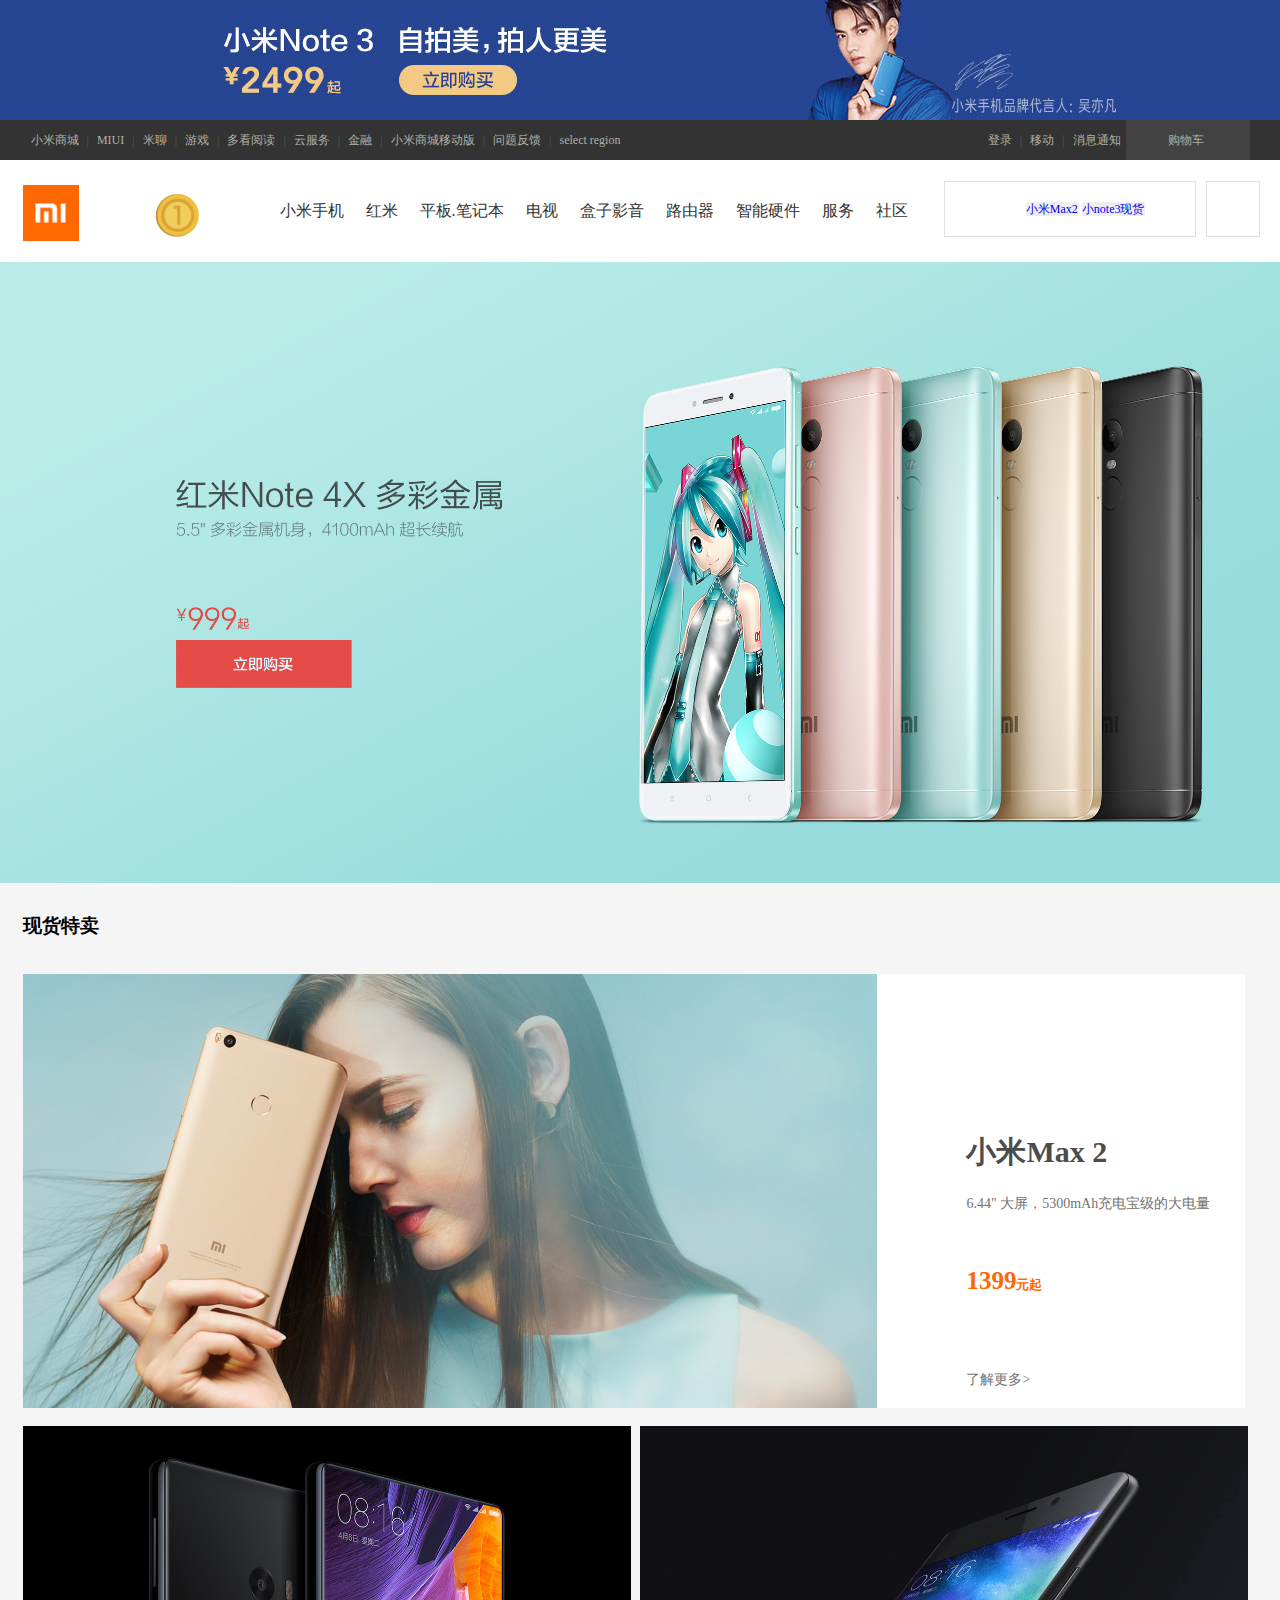
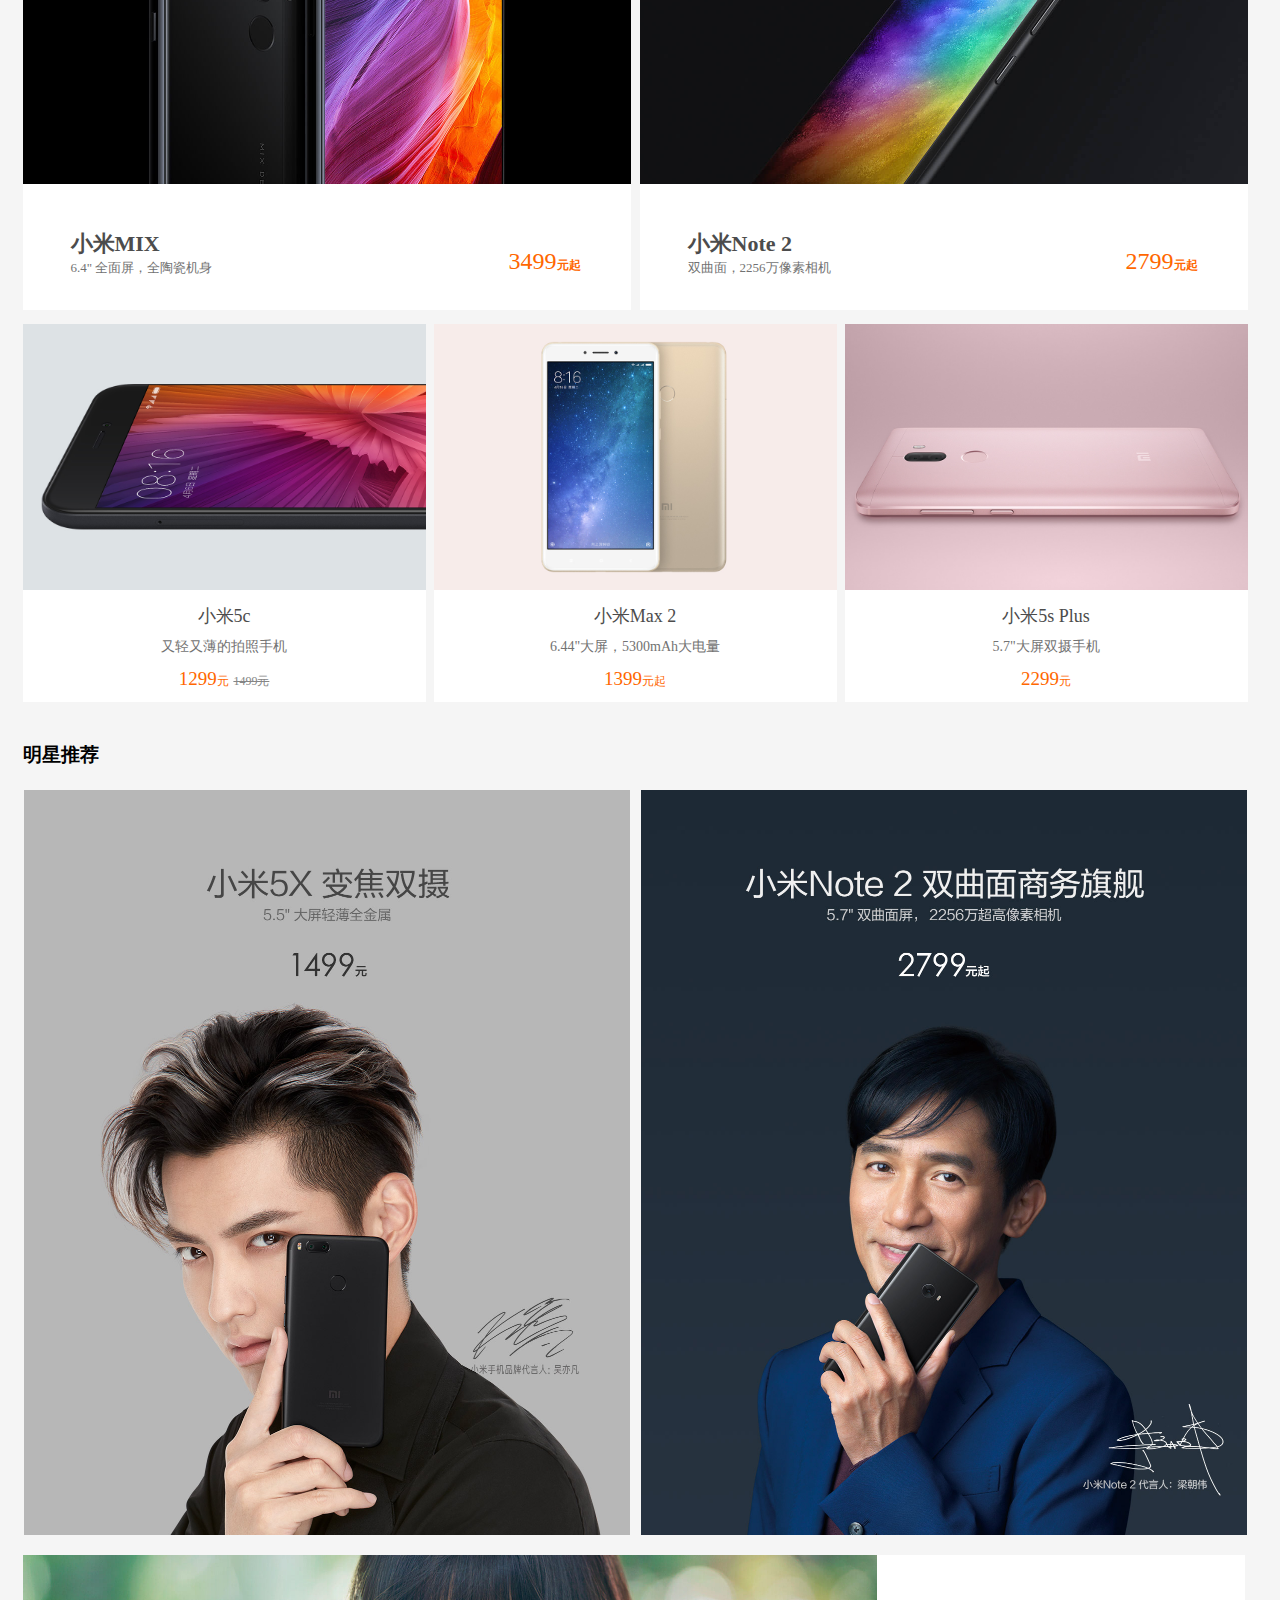
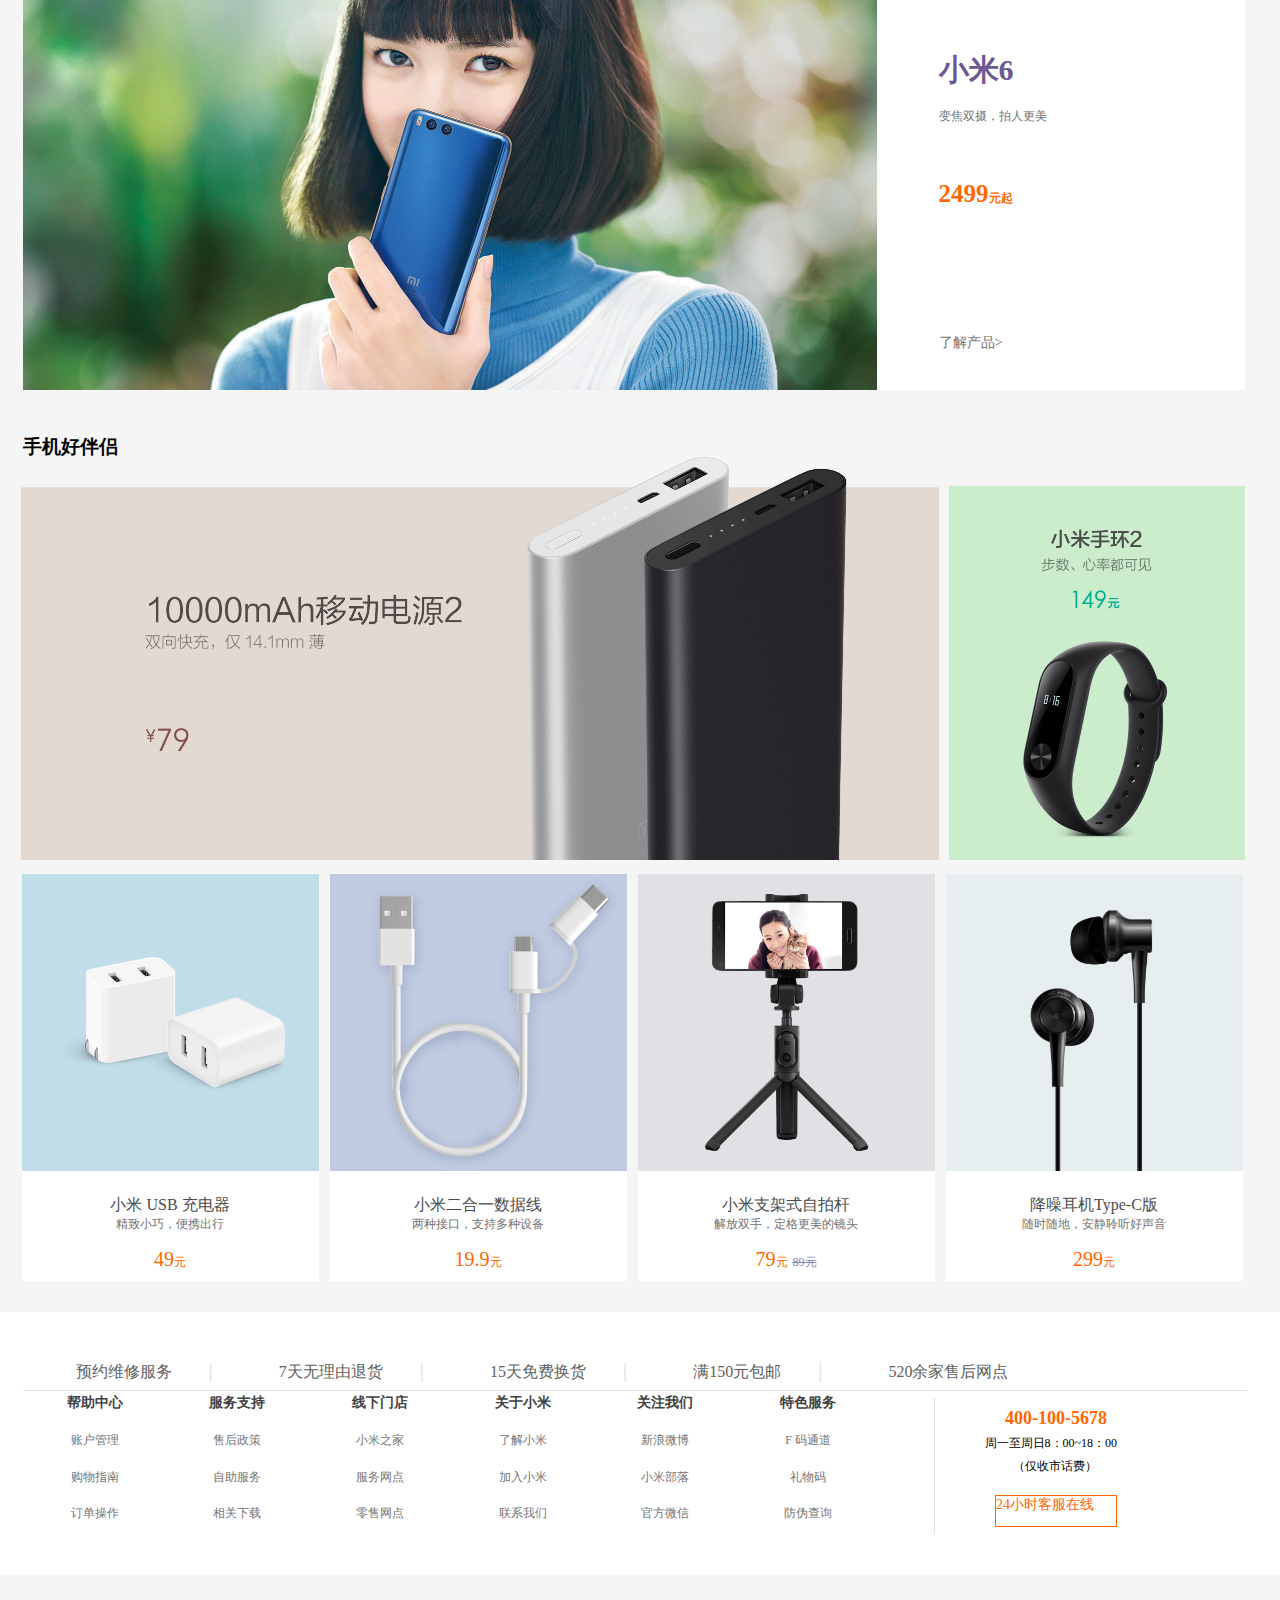
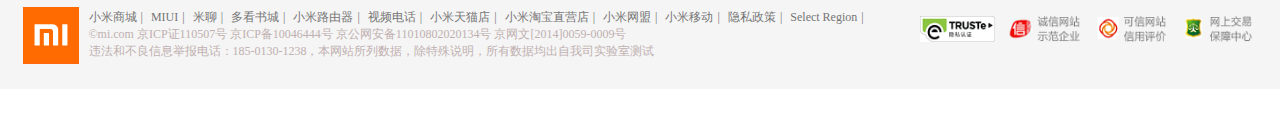
<file: list.html>
<!DOCTYPE html>
<html lang="en">

<head>
    <meta charset="UTF-8">
    <title>小米手机/平板手机</title>
    <link rel="icon" href="assets/images/favicon.ico">
    <link rel="stylesheet" href="assets/scss/list.scss">
    <link rel="stylesheet" href="assets/css/list.css">

      <link rel="stylesheet" href="http://at.alicdn.com/t/font_378201_3sm0shdk4eave7b9.css">
</head>

<body>
    <div class="top-ad"></div>
    <div class="topbar">
        <div class="container">
            <div class="topbar-nav">
                <a href="">小米商城</a>
                <a href="">MIUI</a>
                <a href="">米聊</a>
                <a href="">游戏</a>
                <a href="">多看阅读</a>
                <a href="">云服务</a>
                <a href="">金融</a>
                <a href="">小米商城移动版</a>
                <a href="">问题反馈</a>
                <a href="">select region</a>
            </div>
            <div class="top-login">
                <a href="">登录</a>
                <a href="">移动</a>
                <a class="three" href="">消息通知</a>
                <div class="cart">
                    <a class="message" href=""><i class="iconfont icon-gouwuche"></i>购物车</a>
                    <div class="cart-content">
                        购物车中还没有商品，赶快选购吧
                    </div>
                </div>
            </div>
        </div>
    </div>
    <div class="container">
        <div class="nav">
            <a class="nav-logo" href="">小米商城</a>
            <a class="nav-gif" href="">GIF广告</a>
            <ul class="nav-menu">
                <li><a href="">小米手机</a>
                </li>
                <li><a href="">红米</a>
                </li>
                <li><a href=" ">平板.笔记本</a>
                    <ul class="nav-slide ">
                        <li><img src="assets/images/1.jpg.jpg" alt=""></li>
                        <li></li>
                        <li></li>
                        <li></li>
                    </ul>
                </li>
                <li><a href=" ">电视</a>
                </li>
                <li><a href=" ">盒子影音</a>
                </li>
                <li><a href=" ">路由器</a>
                </li>
                <li><a href=" ">智能硬件</a>
                </li>
                <li><a href=" ">服务</a>
                </li>
                <li><a href=" ">社区</a>
                </li>
            </ul>
            <div class="nav-search ">
                <input class="search-text " type="text ">
                <ul class="nav-mi ">
                    <li><a href=" "> <span>小米6</span><span>约有7件</span></a></li>
                    <li><a href=" "><span>红米note4X</span><span>约有8件</span></a></li>
                    <li><a href=" "> <span>小米MIX</span><span>约有1件</span></a></li>
                    <li><a href=" "> <span>小米MIX</span> <span>约有3件</span></a></li>
                    <li><a href=" ">C<span>小米手机5</span><span>约有6件</span></a></li>
                    <li><a href=" ">  <span>手环 </span> <span>约有4件</span></a></li>
                    <li><a href=" "> <span>充电宝</span><span>约有10件</span></a></li>
                    <li><a href=" ">  <span>耳机 </span><span>约有4件</span></a></li>
                    <li><a href=" "> <span>运动鞋</span><span>约有9件</span></a></li>
                    <li><a href=" ">   <span>耳机</span><span>约有4件</span></a></li>
                    <li><a href=" "><span>运动鞋 </span><span>约有9件</span></a></li>
                </ul>
                <div class="search-man ">
                    <i class="iconfont icon-sousuo "></i>
                </div>
                <div class="search-link ">
                    <a href=" ">小米Max2</a>
                    <a href=" ">小note3现货</a>
                </div>
            </div>
        </div>
    </div>
    <div class="yinlu">
        <div class="container">
            <ul class="item active">
                <li><img src="assets/images/81.jpg" alt="">
                    <p>小米MAX2</p>
                    <p>3299元起</p>
                </li>
                <li>
                    <img src="assets/images/82.jpg" alt="">
                    <p>小米NOTE</p>
                    <p>3299元起</p>
                </li>
                <li>
                    <img src="assets/images/83.jpg" alt="">
                    <p>小米6</p>
                    <p>3099元起</p>
                </li>
                <li>
                    <img src="assets/images/84.jpg" alt="">
                    <p>小米5</p>
                    <p>1299元起</p>
                </li>
                <li>
                    <img src="assets/images/522.png" alt="">
                    <p>小米X</p>
                    <p>2299元起</p>
                </li>
            </ul>
            <ul class="item">
                <li>
                    <img src="assets/images/522.png" alt="">
                    <p>小米MAX2</p>
                    <p>3299元起</p>
                </li>
                <li>
                    <img src="assets/images/81.jpg" alt="">
                    <p>小米MAX2</p>
                    <p>3299元起</p>
                </li>
                <li>
                    <img src="assets/images/81.jpg" alt="">
                    <p>小米MAX2</p>
                    <p>3299元起</p>
                </li>
                <li>
                    <img src="assets/images/81.jpg" alt="">
                    <p>小米MAX2</p>
                    <p>3299元起</p>
                </li>
                <li>
                    <img src="assets/images/81.jpg" alt="">
                    <p>小米MAX2</p>
                    <p>3299元起</p>
                </li>
            </ul>
            <ul class="item">
                <li>
                    <img src="assets/images/522.png" alt="">
                    <p>小米MAX2</p>
                    <p>3299元起</p>
                </li>
                <li>
                    <img src="assets/images/84.jpg" alt="">
                    <p>小米MAX2</p>
                    <p>3299元起</p>
                </li>
                <li>
                    <img src="assets/images/82.jpg" alt="">
                    <p>小米MAX2</p>
                    <p>3299元起</p>
                </li>
                <li>
                    <img src="assets/images/83.jpg" alt="">
                    <p>小米MAX2</p>
                    <p>3299元起</p>
                </li>
                <li>
                    <img src="assets/images/91.png" alt="">
                    <p>小米MAX2</p>
                    <p>3299元起</p>
                </li>
            </ul>
            <ul class="item">
                <li>
                    <img src="assets/images/522.png" alt="">
                    <p>小米MAX2</p>
                    <p>3299元起</p>
                </li>
                <li>
                    <img src="assets/images/83.jpg" alt="">
                    <p>小米MAX2</p>
                    <p>3299元起</p>
                </li>
                <li>
                    <img src="assets/images/91.png" alt="">
                    <p>小米MAX2</p>
                    <p>3299元起</p>
                </li>
                <li>
                    <img src="assets/images/75.jpg" alt="">
                    <p>小米MAX2</p>
                    <p>3299元起</p>
                </li>
                <li>
                    <img src="assets/images/79.jpg" alt="">
                    <p>小米MAX2</p>
                    <p>3299元起</p>
                </li>
            </ul>
            <ul class="item">
                <li>
                    <img src="assets/images/522.png" alt="">
                    <p>小米MAX2</p>
                    <p>3299元起</p>
                </li>
                <li>
                    <img src="assets/images/522.png" alt="">
                    <p>小米MAX2</p>
                    <p>3299元起</p>
                </li>
                <li>
                    <img src="assets/images/522.png" alt="">
                    <p>小米MAX2</p>
                    <p>3299元起</p>
                </li>
                <li>
                    <img src="assets/images/522.png" alt="">
                    <p>小米MAX2</p>
                    <p>3299元起</p>
                </li>
                <li></li>
            </ul>
            <ul class="item">
                <li>
                    <img src="assets/images/522.png" alt="">
                    <p>小米MAX2</p>
                    <p>3299元起</p>
                </li>
                <li>
                    <img src="assets/images/522.png" alt="">
                    <p>小米MAX2</p>
                    <p>3299元起</p>
                </li>
                <li>
                    <img src="assets/images/522.png" alt="">
                    <p>小米MAX2</p>
                    <p>3299元起</p>
                </li>
                <li>
                    <img src="assets/images/522.png" alt="">
                    <p>小米MAX2</p>
                    <p>3299元起</p>
                </li>
                <li>
                    <img src="assets/images/522.png" alt="">
                    <p>小米MAX2</p>
                    <p>3299元起</p>
                </li>
            </ul>
            <ul class="item">
                <li>
                    <img src="assets/images/522.png" alt="">
                    <p>小米MAX2</p>
                    <p>3299元起</p>
                </li>
                <li>
                    <img src="assets/images/522.png" alt="">
                    <p>小米MAX2</p>
                    <p>3299元起</p>
                </li>
                <li>
                    <img src="assets/images/522.png" alt="">
                    <p>小米MAX2</p>
                    <p>3299元起</p>
                </li>
                <li>
                    <img src="assets/images/522.png" alt="">
                    <p>小米MAX2</p>
                    <p>3299元起</p>
                </li>
                <li>
                    <img src="assets/images/522.png" alt="">
                    <p>小米MAX2</p>
                    <p>3299元起</p>
                </li>
            </ul>
        </div>
    </div>
    <div class="back"></div>
    <div class="sell">
        <div class="container">
            <h3>现货特卖</h3>
            <div class="cell-img"><img src="assets/images/501.jpg" alt="">
                <div class="item">
                    <p>小米Max 2</p>
                    <p>6.44" 大屏，5300mAh充电宝级的大电量</p>
                    <p>1399<span>元起</span></p>
                    <p>了解更多></p>
                </div>
            </div>
        </div>
    </div>
    <div class="laolu">
        <div class="container">
            <ul class="sell-mi">
                <li>
                    <img src="assets/images/502.jpg">
                    <div>
                        <p>小米MIX</p>
                        <p>6.4" 全面屏，全陶瓷机身</p>
                    </div>
                    <p>3499<span>元起</span></p>
                </li>
                <li>
                    <img src="assets/images/503.jpg">
                    <div>
                        <p>小米Note 2</p>
                        <p>双曲面，2256万像素相机</p>
                    </div>
                    <p>2799<span>元起</span></p>
                </li>
            </ul>
        </div>
    </div>
    <div class="dfs">
        <div class="container">
            <ul class="piao">
                <li><a href=""><img src="assets/images/504.jpg"></a>
                    <p>小米5c</p>
                    <p>又轻又薄的拍照手机</p>
                    <p>1299<span>元</span>
                        <del>1499元</del>
                    </p>
                </li>
                <li><a href=""><img src="assets/images/505.jpg"></a>
                    <p>小米Max 2</p>
                    <p>6.44"大屏，5300mAh大电量</p>
                    <p>1399<span>元起</span></p>
                </li>
                <li><a href=""><img src="assets/images/506.jpg"></a>
                    <p>小米5s Plus</p>
                    <p>5.7"大屏双摄手机</p>
                    <p>2299<span>元</span></p>
                </li>
            </ul>
        </div>
    </div>
    <div class="dh">
        <div class="container">
            <h3>明星推荐</h3>
            <ul class="star">
                <li><a href=""><img src="assets/images/507.jpg"></a></li>
                <li><a href=""><img src="assets/images/508.jpg"></a></li>
            </ul>
        </div>
    </div>
    <div class="fjh">
        <div class="container">
            <div class="jbl">
                <div class="drd"><a href=""><img src="assets/images/509.jpg"></a></div>
                <div class="drd-dh">
                    <p>小米6</p>
                    <p>变焦双摄，拍人更美</p>
                    <p>2499<span>元起</span></p>
                    <p>了解产品></p>
                </div>
            </div>
        </div>
    </div>
    <div class="wait">
        <div class="container">
            <h3>手机好伴侣</h3>
            <ul class="phone">
                <li><a><img src="assets/images/518.png"></a></li>
                <li><a><img src="assets/images/519.jpg"></a></li>
            </ul>
        </div>
    </div>
    <div class="slark">
        <div class="container">
            <ul class="slark-mi">
                <li><a href=""><img src="assets/images/520.jpg"></a>
                    <div class="yu">
                        <p>小米 USB 充电器</p>
                        <p>精致小巧，便携出行</p>
                        <p>49<span>元</span></p>
                    </div>
                </li>
                <li><a href=""><img src="assets/images/521.jpg"></a>
                    <div class="yu">
                        <p>小米二合一数据线</p>
                        <p>两种接口，支持多种设备</p>
                        <p>19.9<span>元</span></p>
                    </div>
                </li>
                <li><a href=""><img src="assets/images/522.jpg"></a>
                    <div class="yu">
                        <p>小米支架式自拍杆</p>
                        <p>解放双手，定格更美的镜头</p>
                        <p>79<span>元</span>
                            <del>89元</del>
                        </p>
                    </div>
                </li>
                <li><a href=""><img src="assets/images/523.jpg"></a>
                    <div class="yu">
                        <p>降噪耳机Type-C版</p>
                        <p>随时随地，安静聆听好声音</p>
                        <p>299<span>元</span></p>
                    </div>
                </li>
            </ul>
        </div>
    </div>
    <div class="bot">
        <div class="container">
            <ul class="wrap">
                <li><a href=""><i class="iconfont icon-daohang-fuwu-weixiu"></i>预约维修服务</a></li>
                <li><a href=""><i class="iconfont icon-footer-7"></i>7天无理由退货</a></li>
                <li><a href=""><i class="iconfont icon-icon15tianmianfeituihuanhuo"></i>15天免费换货</a></li>
                <li><a href=""><i class="iconfont icon-weibiaoti-"></i>满150元包邮</a></li>
                <li><a href=""><i class="iconfont icon-520jiashouhouwangdian24px"></i>520余家售后网点</a></li>
            </ul>
        </div>
    </div>
    <div class="container">
        <div class="support">
            <table width="858">
                <tr>
                    <th>帮助中心</th>
                    <th>服务支持</th>
                    <th>线下门店</th>
                    <th>关于小米</th>
                    <th>关注我们</th>
                    <th>特色服务</th>
                </tr>
                <tr>
                    <td>账户管理</td>
                    <td>售后政策</td>
                    <td>小米之家</td>
                    <td>了解小米</td>
                    <td>新浪微博</td>
                    <td>F 码通道</td>
                </tr>
                <tr>
                    <td>购物指南</td>
                    <td>自助服务</td>
                    <td>服务网点</td>
                    <td>加入小米</td>
                    <td>小米部落</td>
                    <td>礼物码</td>
                </tr>
                <tr>
                    <td>订单操作</td>
                    <td>相关下载</td>
                    <td>零售网点</td>
                    <td>联系我们</td>
                    <td>官方微信</td>
                    <td>防伪查询</td>
                </tr>
            </table>
        </div>
        <div class="xy">
            <p class="xy-1">400-100-5678</p>
            <div class="rrx">
                <p class="xy-2">周一至周日8：00~18：00</p>
                <p class="xy-2">（仅收市话费）</p>
            </div>
            <div class="xy-3">
                <p class="xy-4"><i class="iconfont icon-zaixiankefu"></i>24小时客服在线</p>
            </div>
        </div>
    </div>

    <div class="yyf">
        <div class="container">
            <div class="zx">
                <img src="assets/images/26.png">
                <div class="zx-1">
                    <a href="">小米商城</a>
                    <a href="">MIUI</a>
                    <a href="">米聊</a>
                    <a href="">多看书城</a>
                    <a href="">小米路由器</a>
                    <a href="">视频电话</a>
                    <a href="">小米天猫店</a>
                    <a href="">小米淘宝直营店</a>
                    <a href="">小米网盟</a>
                    <a href="">小米移动</a>
                    <a href="">隐私政策</a>
                    <a href="">Select Region</a>
                    <p class="zx-2">
                        ©mi.com 京ICP证110507号 京ICP备10046444号 京公网安备11010802020134号 京网文[2014]0059-0009号
                    </p>
                    <p class="zx-2">
                        违法和不良信息举报电话：185-0130-1238，本网站所列数据，除特殊说明，所有数据均出自我司实验室测试
                    </p>
                </div>
                <div class="zx-3">
                    <ul class="zx-4">
                        <li><a href=""><img src="assets/images/27-01.png"></a></li>
                        <li><a href=""><img src="assets/images/28.png"></a></li>
                        <li><a href=""><img src="assets/images/29.png"></a></li>
                        <li><a href=""><img src="assets/images/30.png"></a></li>
                    </ul>
                </div>
            </div>
        </div>
    </div>

    <script src="assets/js/function-1.js"></script>
    <script src="assets/js/jquery.min.js"></script>
    <script src="assets/js/list.js"></script>
</body>

</html>
</file>
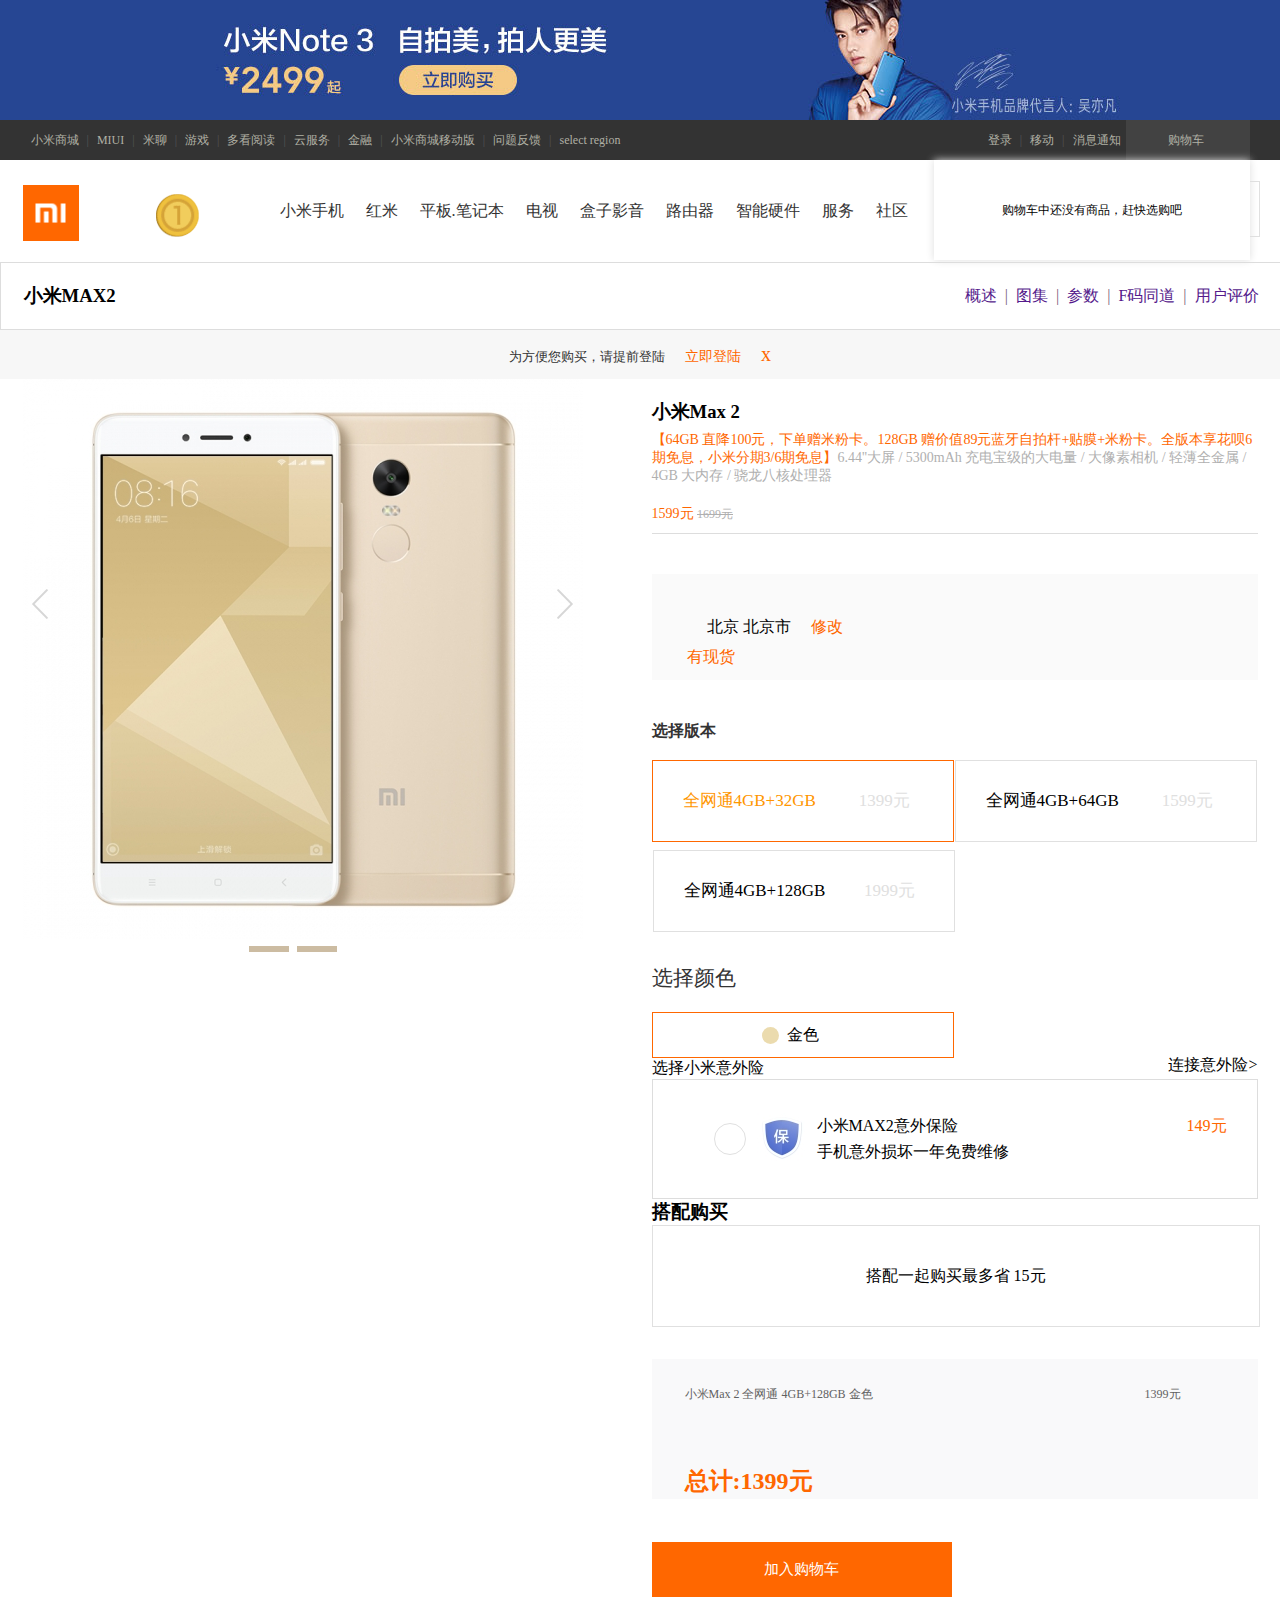
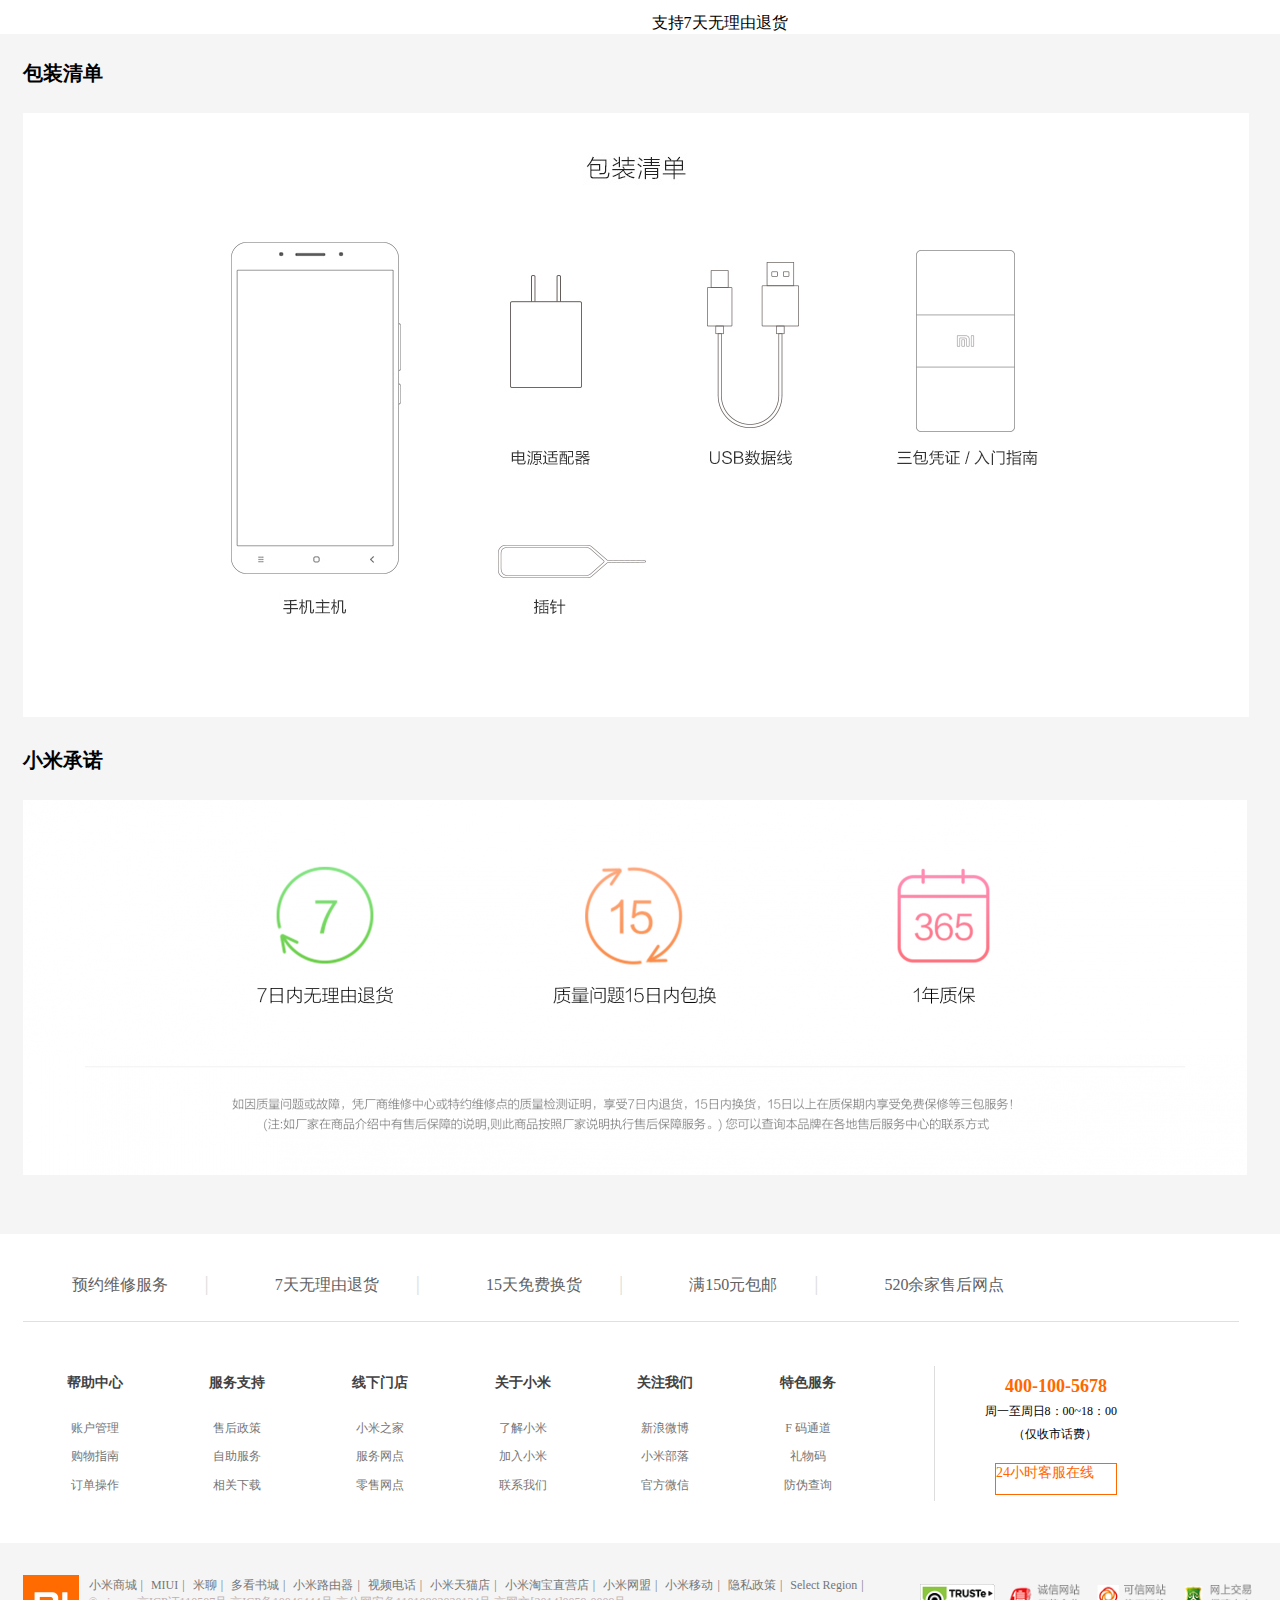
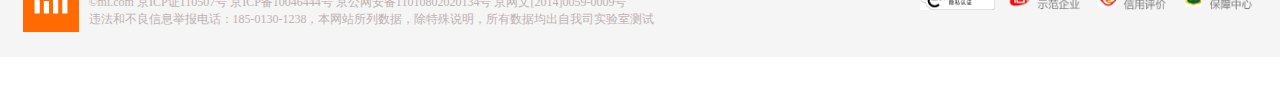
<file: show.html>
<!DOCTYPE html>
<html lang="en">

<head>
    <meta charset="UTF-8">
    <title>小米MAX2，立即购买小米</title>
    <link rel="icon" href="assets/images/favicon.ico">
    <link rel="stylesheet" href="http://at.alicdn.com/t/font_378201_dndknz73cy2e29.css">
    <link rel="stylesheet" href="assets/scss/show.scss">
    <link rel="stylesheet" href="assets/css/show.css">
</head>

<body>
    <div class="top-ad"></div>
    <div class="topbar">
        <div class="container">
            <div class="topbar-nav">
                <a href="">小米商城</a>
                <a href="">MIUI</a>
                <a href="">米聊</a>
                <a href="">游戏</a>
                <a href="">多看阅读</a>
                <a href="">云服务</a>
                <a href="">金融</a>
                <a href="">小米商城移动版</a>
                <a href="">问题反馈</a>
                <a href="">select region</a>
            </div>
            <div class="top-login">
                <a href="">登录</a>
                <a href="">移动</a>
                <a class="three" href="">消息通知</a>
                <div class="cart">
                    <a class="message" href=""><i class="iconfont icon-gouwuche"></i>购物车</a>
                    <div class="cart-content">
                        购物车中还没有商品，赶快选购吧
                    </div>
                </div>
            </div>
        </div>
    </div>
    <div class="container">
        <div class="nav">
            <a class="nav-logo" href="">小米商城</a>
            <a class="nav-gif" href="">GIF广告</a>
            <ul class="nav-menu">
                <li><a href="">小米手机</a>
                </li>
                <li><a href="">红米</a>
                </li>
                <li><a href=" ">平板.笔记本</a>
                    <ul class="nav-slide ">
                        <li><img src="assets/images/1.jpg.jpg" alt=""></li>
                        <li></li>
                        <li></li>
                        <li></li>
                    </ul>
                </li>
                <li><a href=" ">电视</a>
                </li>
                <li><a href=" ">盒子影音</a>
                </li>
                <li><a href=" ">路由器</a>
                </li>
                <li><a href=" ">智能硬件</a>
                </li>
                <li><a href=" ">服务</a>
                </li>
                <li><a href=" ">社区</a>
                </li>
            </ul>
            <div class="nav-search ">
                <input class="search-text " type="text ">
                <ul class="nav-mi ">
                    <li><a href=" "> <span>小米6</span><span>约有7件</span></a></li>
                    <li><a href=" "><span>红米note4X</span><span>约有8件</span></a></li>
                    <li><a href=" "> <span>小米MIX</span><span>约有1件</span></a></li>
                    <li><a href=" "> <span>小米MIX</span> <span>约有3件</span></a></li>
                    <li><a href=" ">C<span>小米手机5</span><span>约有6件</span></a></li>
                    <li><a href=" ">  <span>手环 </span> <span>约有4件</span></a></li>
                    <li><a href=" "> <span>充电宝</span><span>约有10件</span></a></li>
                    <li><a href=" ">  <span>耳机 </span><span>约有4件</span></a></li>
                    <li><a href=" "> <span>运动鞋</span><span>约有9件</span></a></li>
                    <li><a href=" ">   <span>耳机</span><span>约有4件</span></a></li>
                    <li><a href=" "><span>运动鞋 </span><span>约有9件</span></a></li>
                </ul>
                <div class="search-man ">
                    <i class="iconfont icon-sousuo "></i>
                </div>
                <div class="search-link ">
                    <a href=" ">小米Max2</a>
                    <a href=" ">小note3现货</a>
                </div>
            </div>
        </div>
    </div>
    <div class="yinlu">
        <div class="container">
            <ul class="item active">
                <li><img src="assets/images/81.jpg" alt="">
                    <p>小米MAX2</p>
                    <p>3299元起</p>
                </li>
                <li>
                    <img src="assets/images/82.jpg" alt="">
                    <p>小米NOTE</p>
                    <p>3299元起</p>
                </li>
                <li>
                    <img src="assets/images/83.jpg" alt="">
                    <p>小米6</p>
                    <p>3099元起</p>
                </li>
                <li>
                    <img src="assets/images/84.jpg" alt="">
                    <p>小米5</p>
                    <p>1299元起</p>
                </li>
                <li>
                    <img src="assets/images/522.png" alt="">
                    <p>小米X</p>
                    <p>2299元起</p>
                </li>
            </ul>
            <ul class="item">
                <li>
                    <img src="assets/images/522.png" alt="">
                    <p>小米MAX2</p>
                    <p>3299元起</p>
                </li>
                <li>
                    <img src="assets/images/81.jpg" alt="">
                    <p>小米MAX2</p>
                    <p>3299元起</p>
                </li>
                <li>
                    <img src="assets/images/81.jpg" alt="">
                    <p>小米MAX2</p>
                    <p>3299元起</p>
                </li>
                <li>
                    <img src="assets/images/81.jpg" alt="">
                    <p>小米MAX2</p>
                    <p>3299元起</p>
                </li>
                <li>
                    <img src="assets/images/81.jpg" alt="">
                    <p>小米MAX2</p>
                    <p>3299元起</p>
                </li>
            </ul>
            <ul class="item">
                <li>
                    <img src="assets/images/522.png" alt="">
                    <p>小米MAX2</p>
                    <p>3299元起</p>
                </li>
                <li>
                    <img src="assets/images/84.jpg" alt="">
                    <p>小米MAX2</p>
                    <p>3299元起</p>
                </li>
                <li>
                    <img src="assets/images/82.jpg" alt="">
                    <p>小米MAX2</p>
                    <p>3299元起</p>
                </li>
                <li>
                    <img src="assets/images/83.jpg" alt="">
                    <p>小米MAX2</p>
                    <p>3299元起</p>
                </li>
                <li>
                    <img src="assets/images/91.png" alt="">
                    <p>小米MAX2</p>
                    <p>3299元起</p>
                </li>
            </ul>
            <ul class="item">
                <li>
                    <img src="assets/images/522.png" alt="">
                    <p>小米MAX2</p>
                    <p>3299元起</p>
                </li>
                <li>
                    <img src="assets/images/83.jpg" alt="">
                    <p>小米MAX2</p>
                    <p>3299元起</p>
                </li>
                <li>
                    <img src="assets/images/91.png" alt="">
                    <p>小米MAX2</p>
                    <p>3299元起</p>
                </li>
                <li>
                    <img src="assets/images/75.jpg" alt="">
                    <p>小米MAX2</p>
                    <p>3299元起</p>
                </li>
                <li>
                    <img src="assets/images/79.jpg" alt="">
                    <p>小米MAX2</p>
                    <p>3299元起</p>
                </li>
            </ul>
            <ul class="item">
                <li>
                    <img src="assets/images/522.png" alt="">
                    <p>小米MAX2</p>
                    <p>3299元起</p>
                </li>
                <li>
                    <img src="assets/images/522.png" alt="">
                    <p>小米MAX2</p>
                    <p>3299元起</p>
                </li>
                <li>
                    <img src="assets/images/522.png" alt="">
                    <p>小米MAX2</p>
                    <p>3299元起</p>
                </li>
                <li>
                    <img src="assets/images/522.png" alt="">
                    <p>小米MAX2</p>
                    <p>3299元起</p>
                </li>
                <li></li>
            </ul>
            <ul class="item">
                <li>
                    <img src="assets/images/522.png" alt="">
                    <p>小米MAX2</p>
                    <p>3299元起</p>
                </li>
                <li>
                    <img src="assets/images/522.png" alt="">
                    <p>小米MAX2</p>
                    <p>3299元起</p>
                </li>
                <li>
                    <img src="assets/images/522.png" alt="">
                    <p>小米MAX2</p>
                    <p>3299元起</p>
                </li>
                <li>
                    <img src="assets/images/522.png" alt="">
                    <p>小米MAX2</p>
                    <p>3299元起</p>
                </li>
                <li>
                    <img src="assets/images/522.png" alt="">
                    <p>小米MAX2</p>
                    <p>3299元起</p>
                </li>
            </ul>
            <ul class="item">
                <li>
                    <img src="assets/images/522.png" alt="">
                    <p>小米MAX2</p>
                    <p>3299元起</p>
                </li>
                <li>
                    <img src="assets/images/522.png" alt="">
                    <p>小米MAX2</p>
                    <p>3299元起</p>
                </li>
                <li>
                    <img src="assets/images/522.png" alt="">
                    <p>小米MAX2</p>
                    <p>3299元起</p>
                </li>
                <li>
                    <img src="assets/images/522.png" alt="">
                    <p>小米MAX2</p>
                    <p>3299元起</p>
                </li>
                <li>
                    <img src="assets/images/522.png" alt="">
                    <p>小米MAX2</p>
                    <p>3299元起</p>
                </li>
            </ul>
        </div>
    </div>
    <div class="top">
        <div class="container">
            <h3>小米MAX2</h3>
            <ul class="top-kdd">
                <li><a href="">概述</a><span>|</span></li>
                <li><a href="">图集</a><span>|</span></li>
                <li><a href="">参数</a><span>|</span></li>
                <li><a href="">F码同道</a><span>|</span></li>
                <li><a href="">用户评价</a></li>
            </ul>
        </div>
    </div>
    <div class="pig">为方便您购买，请提前登陆<a href="#"><span>立即登陆</span></a><span class="cha">x</span></div>
    <div class="bar">
        <div class="container">
            <div class="xxmi">
                <ul class="xxmi-cent">
                    <li style="display:block;"><img src="assets/images/51.jpg"></li>
                    <li><img src="assets/images/52.jpg"></li>
                    <ol class="xxmi-bot">
                        <li class="active"></li>
                        <li></li>
                    </ol>
                    <div class="xxmi-left"></div>
                    <div class="xxmi-right"></div>
                </ul>
                <div class="xxs">
                    <h3 class="mima">小米Max 2</h3>
                    <p class="mihu">【64GB 直降100元，下单赠米粉卡。128GB 赠价值89元蓝牙自拍杆+贴膜+米粉卡。全版本享花呗6期免息，小米分期3/6期免息】<span>6.44''大屏 / 5300mAh 充电宝级的大电量 / 大像素相机 / 轻薄全金属 / ​4GB 大内存 / 骁龙八核处理器</span></p>
                    <p class="mila">1599元
                        <del>1699元</del>
                    </p>
                    <div class="xxs-loc">
                        <i class="iconfont icon-weizhi"></i>
                        <div class="loca">
                            <div class="loca-xxh">
                                <span>北京</span>
                                <span>北京市</span>
                            </div>
                            <span class="loca-xyz">修改</span>
                        </div>
                        <div class="loca-sell">有现货</div>
                    </div>
                    <h3 class="xdl">选择版本</h3>
                    <ul class="chioce">
                        <li class="active">
                            <p>全网通4GB+32GB</p><span>1399元</span>
                        </li>
                        <li>
                            <p>全网通4GB+64GB</p><span>1599元</span>
                        </li>
                        <li>
                            <p>全网通4GB+128GB</p><span>1999元</span>
                        </li>
                    </ul>
                    <div class="loca-color">
                        <p class="aaa">选择颜色</p>
                        <div class="gold"><span></span>金色</div>
                    </div>
                    <p class="spo">选择小米意外险</p>
                    <p class="sop">连接意外险></p>
                    <div class="urgent">
                        <div class="safe">
                            <span class="sfea"></span>
                            <div class="pay ">
                                <img src="assets/images/53 (2).jpg">
                                <div class="max2">
                                    <span>小米MAX2意外保险</span> <span class="count">149元</span>
                                    <p>手机意外损坏一年免费维修</p>
                                </div>
                            </div>
                        </div>
                    </div>
                    <div class="match">
                        <h3>搭配购买</h3>
                        <ul class="match-shop">
                            <li class="active">
                                <p>搭配一起购买<span>最多省 15元</span><span class="list1 active"><i class=" iconfont icon-arrow-down "></i></span><span class="list2  " "><i class="iconfont icon-arrow-up "></i></span>
                                </p>
                            </li>
                            <li>
                                <p>搭配一起购买<span>最多省 19元</span><span class="list1 active "><i class="iconfont icon-arrow-down "></i></span><span class="list2 "><i class="iconfont icon-arrow-up "></i></span></p>
                            </li>
                            <li>
                                <p>搭配一起购买<span>最多省 29元</span><span class="list1 active "><i class="iconfont icon-arrow-down "></i></span><span class="list2 "><i class="iconfont icon-arrow-up "></i></span>
                                </p>
                            </li>
                        </ul>
                    </div>
                    <ul class="total ">
                        <li>
                           <span class="circle ">G</span>
                           <p class="active "><img  src="assets/images/527.jpg " alt=" "></p>
                           <p><img  src="assets/images/528.jpg " alt=" "></p>
                           <div class="zj ">
                               <span class="zh ">小米指环支架</span><span class="yin ">银色</span><span class="yin active ">金色</span><span class="yi ">19元</span>
                               <p>钻进手机的小"全套 "</p>
                               <div class="active " ><img src="assets/images/529.jpg " alt=" "></div>
                               <div><img src="assets/images/530.jpg " alt=" "></div>
                           </div>
                        </li>
                        <li>
                        </li>
                        <li>

                        </li>
                        <li>

                        </li>
                    </ul>
                    <ul class="Min2 active ">
                        <li>
                            <span>小米Max 2 全网通 4GB+128GB 金色</span><span class="asx ">1399元</span>
                        </li>
                        <li>总计:<span class="jiang ">1399</span><span class="ggb ">元</span></li>
                    </ul>
                     <ul class="Min2 ">
                        <li>
                            <span>小米Max 2 全网通 4GB+128GB 金色</span><span class="asx ">1599元</span>
                        </li>
                        <li>总计:<span class="jiang ">1599</span><span class="ggb ">元</span></li>
                    </ul>
                     <ul class="Min2 ">
                        <li>
                            <span>小米Max 2 全网通 4GB+128GB 金色</span><span class="asx ">1999元</span>
                        </li>
                        <li>总计:<span class="jiang ">1999</span><span class="ggb ">元</span></li>
                    </ul>
                    <div class="join ">加入购物车</div>
                    <div class="icon ">
                        <i class="iconfont icon-footer-7 "></i>
                        <span>支持7天无理由退货</span>
                    </div>
                </div>
            </div>
        </div>
    </div>
    <div class="form "> 
        <div class='container'>
            <p>包装清单</p>
            <img src="assets/images/600.jpg " alt=" ">
             <p>小米承诺</p>
             <img src="assets/images/601.png " alt=" ">
        </div>
    </div>
    <div class="bot ">
        <div class="container ">
            <ul class="wrap ">
                <li><a href=" "><i class="iconfont icon-daohang-fuwu-weixiu "></i>预约维修服务</a></li>
                <li><a href=" "><i class="iconfont icon-footer-7 "></i>7天无理由退货</a></li>
                <li><a href=" "><i class="iconfont icon-icon15tianmianfeituihuanhuo "></i>15天免费换货</a></li>
                <li><a href=" "><i class="iconfont icon-weibiaoti- "></i>满150元包邮</a></li>
                <li><a href=" "><i class="iconfont icon-520jiashouhouwangdian24px "></i>520余家售后网点</a></li>
            </ul>
        </div>
    </div>
    <div class="container ">
        <div class="support ">
            <table width="858 " height="112 ">
                <tr height="60 ">
                    <th>帮助中心</th>
                    <th>服务支持</th>
                    <th>线下门店</th>
                    <th>关于小米</th>
                    <th>关注我们</th>
                    <th>特色服务</th>
                </tr>
                <tr>
                    <td>账户管理</td>
                    <td>售后政策</td>
                    <td>小米之家</td>
                    <td>了解小米</td>
                    <td>新浪微博</td>
                    <td>F 码通道</td>
                </tr>
                <tr>
                    <td>购物指南</td>
                    <td>自助服务</td>
                    <td>服务网点</td>
                    <td>加入小米</td>
                    <td>小米部落</td>
                    <td>礼物码</td>
                </tr>
                <tr>
                    <td>订单操作</td>
                    <td>相关下载</td>
                    <td>零售网点</td>
                    <td>联系我们</td>
                    <td>官方微信</td>
                    <td>防伪查询</td>
                </tr>
            </table>
        </div>
        <div class="xy ">
            <p class="xy-1 ">400-100-5678</p>
            <div class="rrx ">
                <p class="xy-2 ">周一至周日8：00~18：00</p>
                <p class="xy-2 ">（仅收市话费）</p>
            </div>
            <div class="xy-3 ">
                <p class="xy-4 "><i class="iconfont icon-zaixiankefu "></i>24小时客服在线</p>
            </div>
        </div>
    </div>
    <div class="yyf ">
        <div class="container ">
            <div class="zx ">
                <img src="assets/images/26.png ">
                <div class="zx-1 ">
                    <a href=" ">小米商城</a>
                    <a href=" ">MIUI</a>
                    <a href=" ">米聊</a>
                    <a href=" ">多看书城</a>
                    <a href=" ">小米路由器</a>
                    <a href=" ">视频电话</a>
                    <a href=" ">小米天猫店</a>
                    <a href=" ">小米淘宝直营店</a>
                    <a href=" ">小米网盟</a>
                    <a href=" ">小米移动</a>
                    <a href=" ">隐私政策</a>
                    <a href=" ">Select Region</a>
                    <p class="zx-2 ">
                        ©mi.com 京ICP证110507号 京ICP备10046444号 京公网安备11010802020134号 京网文[2014]0059-0009号
                    </p>
                    <p class="zx-2 ">
                        违法和不良信息举报电话：185-0130-1238，本网站所列数据，除特殊说明，所有数据均出自我司实验室测试
                    </p>
                </div>
                <div class="zx-3 ">
                    <ul class="zx-4 ">
                        <li><a href=" "><img src="assets/images/27-01.png "></a></li>
                        <li><a href=" "><img src="assets/images/28.png "></a></li>
                        <li><a href=" "><img src="assets/images/29.png "></a></li>
                        <li><a href=" "><img src="assets/images/30.png "></a></li>
                    </ul>
                </div>
            </div>
        </div>
    </div>
    <div class="gwc " style="display:none; ">
        <div class="slb ">
            <span class="otm ">X</span>
            <P>小米Max2 全网通版 4GB内存 金色 已达到最大购买数量</P>
            <div class="ck ">确定</div>
        </div>
    </div>
    <div class="loca-one ">
        <div class="loca-two " style="display:none; ">
            <div class="loca-three ">X1</div>
            <input class="wdw " type="text " placeholder="输入街道，乡镇，小区，或商圈名称 ">
            <div class="pro "><i class="iconfont icon-sousuo "></i></div>
            <div class="loca-four ">
                <p class="loca-hand ">手动选择地址</p>
            </div>
            <div class="adr ">
                <div class="adr-pos ">
                    <p>我的收货地址</p>
                    <p>现在<span>登录</span>，可以根据收货地址快速定位</p>
                </div>
            </div>
        </div>
        <div class="loca-two " style="display:none ">
            <div class="loca-three ">X2</div>
            <div class="loca-pkq ">
                选择省份/自治区
            </div>
            <ul class="bj ">
                <li>北京</li>
                <li>天津</li>
                <li>河北</li>
                <li>山西</li>
                <li>内蒙古</li>
                <li>辽宁</li>
                <li>吉林</li>
                <li>黑龙江</li>
            </ul>
            <p>地址不好找,直接搜一搜!</p>
        </div>
        <div class="loca-ggl ">
            <div class="loca-sk ">
                <div class="loca-gglb ">X2</div>
                <ul class="loca-city ">
                    <li>北京</li>
                    <li>北京市</li>
                    <li>选择县区</li>
                </ul>
                <ul class="bj ">
                    <li>东城区</li>
                    <li>西城区</li>
                    <li>朝阳1区</li>
                    <li>丰台区</li>
                    <li>石景山区</li>
                    <li>海淀区</li>
                    <li>门头沟区</li>
                    <li>房山区</li>
                </ul>
                <p>地址不好找,直接搜一搜!</p>
            </div>
        </div>
        <div class="loca-ggl ">
            <div class="loca-sk ">
                <div class="loca-gglb ">X2</div>
                <ul class="loca-city ">
                    <li>天津</li>
                    <li>天津市</li>
                    <li>选择县区</li>
                </ul>
                <ul class="bj ">
                    <li>和平区</li>
                    <li>河东区</li>
                    <li>河西区</li>
                    <li>南开区</li>
                    <li>河北区</li>
                    <li>红桥区</li>
                    <li>塘沽区</li>
                    <li>汉沽区</li>
                </ul>
                <p>地址不好找,直接搜一搜!</p>
            </div>
        </div>
        <div class="loca-ggl ">
            <div class="loca-sk ">
                <div class="loca-gglb ">X2</div>
                <ul class="loca-city ">
                    <li>河北</li>
                    <li>河北市</li>
                    <li>选择县区</li>
                </ul>
                <ul class="bj ">
                    <li>石家庄市</li>
                    <li>唐山市</li>
                    <li>秦皇岛市</li>
                    <li>邯郸市</li>
                    <li>邢台市</li>
                    <li>保定市</li>
                    <li>张家口市</li>
                    <li>承德市</li>
                </ul>
                <p>地址不好找,直接搜一搜!</p>
            </div>
        </div>
        <script src="assets/js/jquery.min.js "></script>
        <script src="assets/js/show.js "></script>
</body>

</html>
</file>
<file: assets/css/list.css>
@charset "UTF-8";
body,
div,
h1,
h2,
h3,
h4,
h5,
h6,
ul,
ol,
li,
dl,
dt,
dd,
table,
p,
a,
image {
  margin: 0;
  padding: 0;
}

ul,
ol {
  list-style: none;
}

a {
  text-decoration: none;
}

.container {
  width: 1235px;
  min-width: 1229px;
  position: relative;
  margin: 0 auto;
}

.top-ad {
  background-image: url(../images/528.jpg);
  background-position: center;
  min-width: 1229px;
  width: 100%;
  height: 120px;
}

.topbar {
  width: 100%;
  min-width: 1229px;
  height: 40px;
  background-color: #333;
  line-height: 40px;
}

.topbar a {
  color: #b0b0a4;
}

.topbar a:hover {
  color: #fff;
}

.topbar .container {
  width: 1226px;
  margin: 0 auto;
}

.topbar .container .topbar-nav {
  font-size: 12px;
  color: #fff;
  float: left;
}

.topbar .container .topbar-nav a {
  margin-left: 5px;
}

.topbar .topbar-nav a::after {
  content: "|";
  margin-left: 8px;
  color: #555;
}

.topbar .top-login a:first-child::after {
  content: "|";
  margin-left: 8px;
  color: #555;
}

.topbar a:last-child::after {
  content: "";
}

.topbar .top-login .cart a::after {
  content: "";
}

.topbar .top-login a:nth-child(2)::after {
  content: "|";
  margin-left: 8px;
  color: #555;
}

.topbar .container .top-login {
  float: right;
  font-size: 12px;
}

.topbar .container .top-login a {
  margin-right: 5px;
}

.cart {
  float: right;
  position: relative;
}

.cart i {
  margin-right: 5px;
}

.cart a {
  display: inline-block;
  width: 124px;
  height: 40px;
  text-align: center;
  background-color: #424242;
}

.cart a:hover {
  color: orange;
  background-color: #fff;
}

.cart .cart-content {
  position: absolute;
  width: 316px;
  overflow: hidden;
  z-index: 1;
  display: none;
  height: 100px;
  text-align: center;
  line-height: 100px;
  left: -192px;
  background: #fff;
  box-shadow: 0 0 8px #ddd;
  /*transition: all 1s ease-out;*/
}

.container .nav {
  width: 100%;
  height: 102px;
  line-height: 102px;
}

.container .nav a.nav-logo {
  display: inline-block;
  float: left;
  background-color: #ff6700;
  width: 56px;
  height: 56px;
  vertical-align: middle;
  margin-top: 25px;
  text-indent: -9999px;
  background-image: url(../images/mi-logo.png);
  background-position: center center;
}

.container .nav a.nav-gif {
  display: inline-block;
  float: left;
  text-indent: -999px;
  margin-top: 20px;
  margin-left: 10px;
  vertical-align: middle;
  width: 180px;
  height: 66px;
  background-image: url(../images/yiyuanyingbijiben.gif);
}

.nav .nav-menu > li {
  position: relative;
  float: left;
  padding: 0 11px;
}

.nav .nav-menu .nav-slide {
  position: absolute;
  top: 100px;
  left: -343px;
  width: 9000px;
  height: 300px;
  z-index: 1;
  border: 1px solid #ddd;
  display: none;
  background-color: #fff;
}

.nav .nav-menu .active {
  position: absolute;
  top: 100px;
  left: -1200px;
}

.nav .nav-menu > li a {
  color: #333;
}

.nav .nav-menu li a:hover {
  color: #ff9700;
}

.nav .nav-search {
  position: relative;
  right: 10px;
  float: right;
}

.nav .nav-search input + .iconfont {
  position: absolute;
  right: 20px;
  top: 3px;
  vertical-align: middle;
}

.nav .nav-search .search-text {
  position: absolute;
  outline: none;
  width: 246px;
  height: 52px;
  top: 21px;
  right: 52px;
  border: 1px solid #e0e0e0;
}

.nav .nav-search .search-text:focus {
  border: 1px solid orange;
}

.nav .nav-search .search-man {
  position: absolute;
  top: 21px;
  left: 77px;
  line-height: 54px;
  text-align: center;
  border: 1px solid #e0e0e0;
  width: 52px;
  height: 54px;
  transition: all .5s;
}

.nav .nav-search .search-link a {
  position: relative;
  background-color: #eee;
  left: -103px;
  top: -3px;
  font-size: 12px;
  transition: all .5s;
}

.nav .nav-search .search-link a:hover {
  background: #ff9700;
  color: #fff;
}

.nav .nav-search .nav-mi {
  position: absolute;
  z-index: 999;
  display: none;
  background-color: #fff;
  top: 76px;
  left: -170px;
  width: 246px;
  border: 1px solid #ff9700;
}

.nav .nav-search .search-text:focus + .nav-mi {
  display: block;
}

.nav .nav-search .search-man:hover {
  background: #ff9700;
  color: #fff;
}

.nav .nav-search .nav-mi li a {
  font-size: 12px;
  padding: 6px 15px;
}

.nav .nav-search .nav-mi li {
  border: 1px solid #ff9700;
  height: 30px;
  line-height: 30px;
}

.nav .nav-search .nav-mi li:hover {
  background-color: #ddd;
}

.nav .nav-search .nav-mi span:last-child {
  float: right;
  color: #ddd;
  margin-right: 26px;
}

.yinlu {
  position: absolute;
  display: none;
  z-index: 3;
  width: 100%;
  height: 300px;
  background: #fff;
  border: 1px solid #ddd;
}

.yinlu .item {
  position: absolute;
  display: none;
  width: 100%;
  height: 200px;
  margin-top: 20px;
}

.yinlu .item.active {
  display: block;
}

.yinlu .item li {
  text-align: center;
  float: left;
  width: 200px;
  height: 200px;
  border-right: 1px solid #ddd;
}

.yinlu .item li img {
  width: 160px;
  height: 110px;
}

.yinlu .item li p:first-of-type {
  color: #333;
  font-size: 14px;
}

.yinlu .item li p:last-of-type {
  color: #ff6700;
  font-size: 12px;
}

.yinlu .item li img {
  margin-top: 20px;
}

.back {
  width: 100%;
  height: 621px;
  background-image: url(../images/500.jpg);
  background-position: center center;
  background-repeat: no-repeat;
  background-size: cover;
}

.sell {
  overflow: hidden;
  width: 100%;
  background: #f5f5f5;
}

.sell h3 {
  margin-top: 30px;
}

.sell .cell-img {
  position: relative;
  margin-top: 35px;
  background-color: #fff;
  width: 99%;
  height: 434px;
}

.sell .cell-img img {
  width: 854px;
  height: 434px;
}

.sell .cell-img .item {
  position: absolute;
  height: 272px;
  right: 35px;
  top: 158px;
  text-align: left;
  font-size: 14px;
}

.sell .cell-img .item p:first-child {
  font-size: 30px;
  font-weight: 700;
  color: #4c4c4c;
  margin-bottom: 22px;
}

.sell .cell-img .item p:nth-child(2) {
  font-size: 14px;
  color: #727272;
  margin-bottom: 54px;
}

.sell .cell-img .item p:nth-child(3) {
  font-size: 25px;
  font-weight: 900;
  color: #ff6700;
  margin-bottom: 126px;
}

.sell .cell-img .item p:nth-child(3) span {
  font-size: 13px;
}

.sell .cell-img .item p:last-child {
  position: absolute;
  bottom: 67px;
  color: #727272;
  margin-bottom: -52px;
}

.laolu {
  width: 100%;
  overflow: hidden;
  background: #f5f5f5;
}

.laolu .sell-mi {
  margin-top: 18px;
  margin-left: -9px;
  width: 100%;
  height: 358px;
}

.laolu .sell-mi li {
  position: relative;
  float: left;
  margin-left: 9px;
  width: 608px;
  height: 484px;
  background: #fff;
}

.laolu .sell-mi li img {
  width: 100%;
  height: 358px;
}

.laolu .sell-mi li div {
  float: left;
  margin: 41px 48px;
  text-align: left;
}

.laolu .sell-mi li div p:first-child {
  color: #4c4c4c;
  font-weight: 700;
  font-size: 22px;
}

.laolu .sell-mi li > p {
  float: right;
  font-size: 24px;
  margin: 60px 50px;
  color: #ff6700;
}

.laolu .sell-mi li > p span {
  font-size: 12px;
  font-weight: 700;
}

.laolu .sell-mi li div p:last-child {
  font-size: 13px;
  color: #727272;
}

.dfs {
  width: 100%;
  overflow: hidden;
  background: #f5f5f5;
}

.dfs .piao {
  margin-top: 14px;
  width: 100%;
  height: 378px;
  margin-left: -8px;
}

.dfs .piao li {
  position: relative;
  float: left;
  margin-left: 8px;
  text-align: center;
  width: 403px;
  height: 378px;
  background-color: #fff;
}

.dfs .piao li p {
  margin-top: 10px;
}

.dfs .piao li img {
  width: 403px;
  height: 266px;
}

.dfs .piao li p:first-of-type {
  font-size: 18px;
  color: #4c4c4c;
}

.dfs .piao li:first-child p:last-child del {
  font-size: 12px;
  color: #858585;
}

.dfs .piao li p:nth-of-type(2) {
  font-size: 14px;
  color: #727272;
}

.dfs .piao li p:last-of-type {
  font-size: 19px;
  color: #ff6700;
  margin-top: 12px;
  font-weight: 500;
}

.dfs .piao li p span {
  font-size: 12px;
}

.dh {
  width: 100%;
  overflow: hidden;
  background: #f5f5f5;
}

.dh h3 {
  margin-top: 40px;
}

.dh .star {
  width: 100%;
  margin-left: -10px;
  height: 745px;
  margin-top: 22px;
}

.dh .star li {
  position: relative;
  float: left;
  margin-left: 11px;
  width: 606px;
  height: 100%;
}

.dh .star li img {
  width: 606px;
  height: 745px;
}

.fjh {
  width: 100%;
  overflow: hidden;
  background: #f5f5f5;
}

.fjh .jbl {
  position: relative;
  background: #fff;
  margin-top: 20px;
  width: 99%;
  height: 435px;
}

.fjh .jbl .drd {
  float: left;
  margin-top: 20px;
}

.fjh .jbl .drd img {
  margin-top: -20px;
  width: 854px;
  height: 435px;
}

.fjh .jbl .drd-dh {
  text-align: left;
  float: left;
  width: 270px;
  height: 340px;
  margin-top: 95px;
  margin-left: 62px;
}

.fjh .jbl .drd-dh p:first-child {
  font-size: 30px;
  color: #6c5992;
  font-weight: 600;
}

.fjh .jbl .drd-dh p:nth-child(2) {
  font-size: 12px;
  color: #727272;
  margin-top: 17px;
}

.fjh .jbl .drd-dh p:nth-child(3) {
  font-size: 25px;
  font-weight: 600;
  margin-top: 55px;
  color: #ff6700;
}

.fjh .jbl .drd-dh p:nth-child(3) span {
  font-size: 12px;
}

.fjh .jbl .drd-dh p:last-child {
  font-size: 14px;
  color: #727272;
  margin-top: 126px;
}

.wait {
  width: 100%;
  overflow: hidden;
  background: #f5f5f5;
}

.wait h3 {
  margin-top: 40px;
}

.wait .phone {
  position: relative;
  margin-top: 26px;
  margin-left: -12px;
  width: 100%;
  height: 374px;
}

.wait .phone li {
  float: left;
  margin-left: 10px;
}

.wait .phone li:first-child {
  width: 918px;
  height: 374px;
}

.wait .phone li:first-child img {
  width: 918px;
  height: 423px;
  margin-top: -47px;
}

.wait .phone li:last-child {
  width: 296px;
  height: 374px;
}

.wait .phone li:last-child img {
  width: 296px;
  height: 374px;
}

.slark {
  width: 100%;
  background: #f5f5f5;
  height: 452px;
}

.slark .slark-mi {
  margin-left: -12px;
  width: 100%;
}

.slark .slark-mi li {
  text-align: center;
  float: left;
  width: 297px;
  margin-left: 11px;
  margin-top: 14px;
  height: 407px;
  background: #fff;
}

.slark .slark-mi li img {
  width: 297px;
  height: 297px;
}

.slark .slark-mi li .yu {
  margin-top: 20px;
}

.slark .slark-mi li .yu p:first-child {
  font-size: 16px;
  color: #4c4c4c;
}

.slark .slark-mi li .yu p:nth-child(2) {
  font-size: 12px;
  color: #727272;
}

.slark .slark-mi li .yu p:nth-child(3) {
  font-size: 20px;
  margin-top: 15px;
  color: #ff6700;
}

.slark .slark-mi li .yu p span {
  font-size: 12px;
}

.slark .slark-mi li .yu p del {
  font-size: 12px;
  color: #8585bf;
}

.bot {
  width: 100%;
}

.bot .wrap li a {
  font-size: 16px;
  color: #616161;
  margin-left: 25px;
}

.bot .wrap li a i {
  font-size: 24px;
  margin-right: 4px;
}

.bot .wrap {
  width: 1176px;
  margin-top: 10px;
  padding: 34px 24px;
  border-bottom: 1px solid #e0e0e0;
}

.bot .wrap li {
  font-size: 0;
  text-align: center;
  float: left;
}

.bot .wrap > li a::after {
  content: "|";
  font-size: 21px;
  margin: 0 37px;
  color: #ddd;
}

.bot .wrap > li a:last-of-type-child::after {
  content: "";
}

.bot .wrap > li:last-child a::after {
  content: "";
}

.support {
  margin-top: -167px;
  font-size: 12px;
  color: #757575;
}

.support table {
  height: 150px;
}

.support table th {
  font-size: 14px;
  color: #424242;
}

.support table td {
  text-align: center;
}

.xy {
  float: right;
  width: 243px;
  height: 135px;
  border-left: 1px solid #ddd;
  margin-top: -135px;
  margin-right: 80px;
}

.xy-1 {
  font-size: 18px;
  color: #ff6700;
  font-weight: bold;
  text-align: center;
  margin-top: 10px;
}

.xy-2 {
  margin-top: 6px;
  font-size: 12px;
}

.xy-3 {
  width: 120px;
  height: 30px;
  border: 1px solid #ff6700;
  margin: 20px auto;
  transition: background-color 1s;
  cursor: pointer;
}

.xy-4 {
  font-size: 14px;
  color: #ff6700;
}

.xy-3:hover {
  background-color: #ff6700;
}

.xy-3:hover .xy-4 {
  color: #fff;
}

.xy .rrx {
  margin-left: 50px;
}

.xy .rrx p:last-child {
  margin-left: 28px;
}

.yyf {
  width: 100%;
  height: 114px;
  margin-top: 42px;
  background: #f5f5f5;
}

.zx {
  display: inline-block;
  width: 1325px;
  height: 114px;
  background-color: #f5f5f5;
}

.zx img {
  float: left;
  margin-top: 32px;
}

.zx-1 {
  margin-left: 10px;
  margin-top: 32px;
  float: left;
}

.zx-1 a {
  font-size: 12px;
  color: #757575;
}

.zx-1 a::after {
  content: "|";
  margin: 0 4px;
}

.zx-2 {
  font-size: 12px;
  color: #c0b0b0;
  font-family: "宋体";
  text-align: left;
}

.zx-3 {
  position: relative;
  margin-top: 36px;
  margin-right: 140px;
  float: right;
  width: 370px;
  height: 30px;
}

.zx-4 {
  position: absolute;
  top: -112px;
  left: 82px;
  width: 400px;
  height: 30px;
}

.zx-4 li {
  display: inline-block;
  width: 75px;
  height: 26px;
  margin-right: 8px;
}

.zx-4 li img {
  width: 75px;
  height: 26px;
}

.zx-4 li a {
  margin-left: -100px;
}

.trans {
  display: none;
  position: absolute;
  top: 0;
  left: 0;
  width: 100%;
  height: 100%;
  background-color: rgba(0, 0, 0, 0.6);
}

.trans .login {
  position: relative;
  margin: 150px auto;
  z-index: 1;
  width: 800px;
  height: 600px;
  background-color: #fff;
}

.trans .login img {
  margin-left: 380px;
}

.trans .login .exit {
  float: right;
  width: 50px;
  height: 50px;
  text-align: center;
  line-height: 50px;
  background: #ff6700;
  border-radius: 50%;
  cursor: pointer;
}

.trans .login .exit:hover {
  color: #fff;
}

.trans .login .once {
  margin: 0 auto;
  text-align: center;
  line-height: 40px;
  color: #fff;
  width: 300px;
  height: 40px;
  background: #ff6700;
}

.trans .login .once a {
  display: inline-block;
  width: 300px;
  height: 100%;
  color: #fff;
}

.trans .login .legend {
  margin: 20px auto;
  width: 300px;
  height: 40px;
  font-size: 14px;
}

.trans .login .watah {
  font-size: 0;
  position: absolute;
  left: 280px;
  bottom: 20px;
}

.trans .login .watah a {
  font-size: 14px;
}

.trans .login .watah a:last-child::after {
  content: "";
}

.trans .login .watah a::after {
  content: "|";
  margin: 0 8px;
}

.trans .login .area {
  position: absolute;
  top: 160px;
  left: 252px;
  font-size: 12px;
}

.trans .login .shou {
  font-size: 14px;
  margin-top: 20px;
}

.trans .login .shou span {
  margin-left: 252px;
}

.trans .login .shou .mobile {
  margin-left: 251px;
}

.trans .login .shou .mobile #ber {
  outline: none;
  width: 240px;
  height: 42px;
}

.trans .login .shou .mobile #reeg {
  display: block;
  margin-left: 50px;
  width: 240px;
  height: 20px;
}

.trans .login .shou .mobile #reeg.active {
  border: 1px solid #ff6700;
  color: #ff6700;
}

.trans .login .shou .mobile #reeg.success {
  color: green;
}

.trans .login .shou .mobile #reeg .iconfont {
  position: absolute;
  z-index: 1;
  display: none;
  float: right;
  color: #ff6700;
}

.trans .login .shou .mobile .font {
  float: left;
  width: 45px;
  height: 45px;
  border: 1px solid red;
}

.trans .login .login-mi {
  font-size: 30px;
  margin-left: 320px;
  margin-top: 30px;
}

.trans .login .country {
  margin-top: 50px;
}

.trans .login .country input {
  outline: none;
  margin-left: 250px;
  width: 236px;
  height: 42px;
}

.trans .login .country .ce {
  text-align: center;
  margin-left: 300px;
  font-size: 12px;
}

.trans .login .country .quan {
  float: right;
  cursor: pointer;
  margin-right: 262px;
  border: 1px solid red;
  width: 46px;
  height: 46px;
}

.trans .login .country .quan .gou {
  width: 20px;
  height: 20px;
  text-align: center;
  border: 1px solid red;
  margin: 13px auto;
  line-height: 20px;
  border-radius: 50%;
}

.trans .login .country .model {
  display: none;
  position: absolute;
  margin-top: -21px;
  z-index: 2;
  background-color: #fff;
  margin-left: 257px;
  height: 100px;
  width: 280px;
  overflow: scroll;
}

.trans .login .country .model li {
  width: 100%;
  height: 40px;
  line-height: 40px;
  text-align: left;
}

.trans .login .country .model li:hover {
  background: #666;
}

.sccen {
  position: absolute;
  /*display:none;*/
  top: 0;
  left: 0;
  width: 100%;
  height: 100%;
  background: #fff;
}

.sccen .please {
  width: 100%;
  height: 120px;
  background: #fff;
}

.sccen .please img {
  float: left;
  margin-top: 30px;
}

.sccen .please .city {
  float: left;
  margin-top: 25px;
  margin-left: 22px;
}

.sccen .please span {
  z-index: 1;
  display: block;
}

.sccen .please span:first-child {
  font-size: 30px;
}

.sccen .please span:last-child {
  font-size: 12px;
  color: #666;
}

.sccen .url {
  background-image: url(../images/700.jpg);
  background-position: center center;
  position: absolute;
  width: 100%;
  height: 588px;
}

.sccen .gu {
  position: absolute;
  top: 4px;
  /* left: 212px; */
  right: 504px;
}

.sccen .gu .zc:first-of-type {
  position: absolute;
  width: 410px;
  height: 524px;
  background: #fff;
  top: 146px;
  right: 0;
}

.sccen .zc .login {
  font-size: 20px;
  font-weight: 700;
  width: 100%;
  height: 82px;
  line-height: 82px;
  text-align: center;
}

.sccen .zc .wsz {
  position: absolute;
  right: 0;
  width: 30px;
  height: 30px;
  color: #fff;
  background: #ff6700;
  line-height: 30px;
  text-align: center;
  border-radius: 50%;
  cursor: pointer;
}

.sccen .zc .login .active {
  color: #ff6700;
}

.sccen .zc .login span:first-child::after {
  content: "|";
  color: #ddd;
  margin: 0 48px;
}

.sccen .zc .labelbox {
  text-align: center;
  width: 100%;
}

.sccen .zc .labelbox .active {
  color: green;
}

.sccen .zc .labelbox .error {
  color: red;
}

.sccen .zc .labelbox:nth-of-type(2) {
  position: absolute;
}

.sccen .zc .labelbox input {
  outline: none;
  width: 346px;
  height: 48px;
  margin-top: 30px;
}

.sccen .zc .labelbox span:first-of-type a {
  font-size: 14px;
  color: #ff6700;
  padding: 0 32px;
  float: left;
}

.sccen .zc .labelbox span:last-of-type {
  font-size: 14px;
  float: right;
  color: #333;
  padding: 0 32px;
}
</file>
<file: assets/css/show.css>
@charset "UTF-8";
body,
div,
h1,
h2,
h3,
h4,
h5,
h6,
ul,
ol,
li,
dl,
dt,
dd,
table,
p,
a,
image {
  margin: 0;
  padding: 0;
}

ul,
ol {
  list-style: none;
}

a {
  text-decoration: none;
}

.container {
  width: 1235px;
  min-width: 1229px;
  position: relative;
  margin: 0 auto;
}

.top-ad {
  background-image: url(../images/528.jpg);
  background-position: center;
  min-width: 1229px;
  width: 100%;
  height: 120px;
}

.topbar {
  width: 100%;
  min-width: 1229px;
  height: 40px;
  background-color: #333;
  line-height: 40px;
}

.topbar a {
  color: #b0b0a4;
}

.topbar a:hover {
  color: #fff;
}

.topbar .container {
  width: 1226px;
  margin: 0 auto;
}

.topbar .container .topbar-nav {
  font-size: 12px;
  color: #fff;
  float: left;
}

.topbar .container .topbar-nav a {
  margin-left: 5px;
}

.topbar .topbar-nav a::after {
  content: "|";
  margin-left: 8px;
  color: #555;
}

.topbar .top-login a:first-child::after {
  content: "|";
  margin-left: 8px;
  color: #555;
}

.topbar a:last-child::after {
  content: "";
}

.topbar .top-login .cart a::after {
  content: "";
}

.topbar .top-login a:nth-child(2)::after {
  content: "|";
  margin-left: 8px;
  color: #555;
}

.topbar .container .top-login {
  float: right;
  font-size: 12px;
}

.topbar .container .top-login a {
  margin-right: 5px;
}

.cart {
  float: right;
  position: relative;
}

.cart i {
  margin-right: 5px;
}

.cart a {
  display: inline-block;
  width: 124px;
  height: 40px;
  text-align: center;
  background-color: #424242;
}

.cart a:hover {
  color: orange;
  background-color: #fff;
}

.cart .cart-content {
  position: absolute;
  width: 316px;
  overflow: hidden;
  z-index: 999;
  height: 100px;
  text-align: center;
  line-height: 100px;
  left: -192px;
  background: #fff;
  box-shadow: 0 0 8px #ddd;
  /*transition: all 1s ease-out;*/
}

.container .nav {
  width: 100%;
  height: 102px;
  line-height: 102px;
}

.container .nav a.nav-logo {
  display: inline-block;
  float: left;
  background-color: #ff6700;
  width: 56px;
  height: 56px;
  vertical-align: middle;
  margin-top: 25px;
  text-indent: -9999px;
  background-image: url(../images/mi-logo.png);
  background-position: center center;
}

.container .nav a.nav-gif {
  display: inline-block;
  float: left;
  text-indent: -999px;
  margin-top: 20px;
  margin-left: 10px;
  vertical-align: middle;
  width: 180px;
  height: 66px;
  background-image: url(../images/yiyuanyingbijiben.gif);
}

.nav .nav-menu > li {
  position: relative;
  float: left;
  padding: 0 11px;
}

.nav .nav-menu .nav-slide {
  position: absolute;
  top: 100px;
  left: -343px;
  width: 9000px;
  height: 300px;
  z-index: 1;
  border: 1px solid #ddd;
  display: none;
  background-color: #fff;
}

.nav .nav-menu .active {
  position: absolute;
  top: 100px;
  left: -1200px;
}

.nav .nav-menu > li a {
  color: #333;
}

.nav .nav-menu li a:hover {
  color: #ff9700;
}

.nav .nav-search {
  position: relative;
  right: 10px;
  float: right;
}

.nav .nav-search input + .iconfont {
  position: absolute;
  right: 20px;
  top: 3px;
  vertical-align: middle;
}

.nav .nav-search .search-text {
  position: absolute;
  outline: none;
  width: 246px;
  height: 52px;
  top: 21px;
  right: 52px;
  border: 1px solid #e0e0e0;
}

.nav .nav-search .search-text:focus {
  border: 1px solid orange;
}

.nav .nav-search .search-man {
  position: absolute;
  top: 21px;
  left: 77px;
  line-height: 54px;
  text-align: center;
  border: 1px solid #e0e0e0;
  width: 52px;
  height: 54px;
  transition: all .5s;
}

.nav .nav-search .search-link a {
  position: relative;
  background-color: #eee;
  left: -103px;
  top: -3px;
  font-size: 12px;
  transition: all .5s;
}

.nav .nav-search .search-link a:hover {
  background: #ff9700;
  color: #fff;
}

.nav .nav-search .nav-mi {
  position: absolute;
  z-index: 999;
  display: none;
  background-color: #fff;
  top: 76px;
  left: -170px;
  width: 246px;
  border: 1px solid #ff9700;
}

.nav .nav-search .search-text:focus + .nav-mi {
  display: block;
}

.nav .nav-search .search-man:hover {
  background: #ff9700;
  color: #fff;
}

.nav .nav-search .nav-mi li a {
  font-size: 12px;
  padding: 6px 15px;
}

.nav .nav-search .nav-mi li {
  border: 1px solid #ff9700;
  height: 30px;
  line-height: 30px;
}

.nav .nav-search .nav-mi li:hover {
  background-color: #ddd;
}

.nav .nav-search .nav-mi span:last-child {
  float: right;
  color: #ddd;
  margin-right: 26px;
}

.yinlu {
  position: absolute;
  display: none;
  z-index: 3;
  width: 100%;
  height: 300px;
  background: #fff;
  border: 1px solid #ddd;
}

.yinlu .item {
  position: absolute;
  display: none;
  width: 100%;
  height: 200px;
  margin-top: 20px;
}

.yinlu .item.active {
  display: block;
}

.yinlu .item li {
  text-align: center;
  float: left;
  width: 200px;
  height: 200px;
  border-right: 1px solid #ddd;
}

.yinlu .item li img {
  width: 160px;
  height: 110px;
}

.yinlu .item li p:first-of-type {
  color: #333;
  font-size: 14px;
}

.yinlu .item li p:last-of-type {
  color: #ff6700;
  font-size: 12px;
}

.yinlu .item li img {
  margin-top: 20px;
}

.top {
  z-index: 1;
  position: absolute;
  text-align: center;
  margin-right: 19px;
  background-color: #fff;
  /* right: 90px; */
  width: 100%;
  line-height: 66px;
  height: 66px;
  margin: 0 auto;
  border: 1px solid #ddd;
}

.top h3 {
  float: left;
}

.top .top-kdd {
  float: right;
}

.top .top-kdd span {
  margin: 0 8px;
}

.top .top-kdd li {
  color: #796179;
  float: left;
}

.pig {
  overflow: hidden;
  height: 50px;
  background-color: #f7f7f7;
  margin-top: 67px;
  text-align: center;
  line-height: 50px;
  color: #333;
  font-size: 13px;
}

.pig .cha {
  color: #ff6700;
  font-size: 20px;
  margin-left: 20px;
  cursor: pointer;
}

.pig span:first-child {
  color: #ff6700;
  font-size: 14px;
  margin-left: 20px;
}

.bar {
  width: 100%;
}

.bar .xxmi {
  position: relative;
  width: 100%;
  height: 3000px;
  height: 1213px;
}

.bar .xxmi .xxmi-cent {
  position: relative;
  float: left;
  width: 584px;
  position: absolute;
}

.bar .xxmi .xxmi-left {
  position: absolute;
  background-image: url(../images/icon-slides.png);
  width: 41px;
  height: 69px;
  top: 190px;
  float: left;
  background-position: -85px 0;
}

.bar .xxmi .xxmi-right {
  position: absolute;
  background-image: url(../images/icon-slides.png);
  width: 41px;
  height: 69px;
  left: 520px;
  top: 190px;
  float: right;
  background-position: -125px 0;
}

.bar .xxmi .xxmi-left:hover {
  background-image: url(../images/icon-slides.png);
  background-position: 0 0;
}

.bar .xxmi .xxmi-right:hover {
  background-image: url(../images/icon-slides.png);
  background-position: -41px 0;
}

.bar .xxmi .xxmi-cent > li {
  position: absolute;
  display: none;
}

.bar .xxs {
  width: 606px;
  float: right;
}

.bar .xxmi .xxmi-bot {
  position: absolute;
  top: 565px;
  margin-left: 218px;
  width: 100px;
  height: 8px;
}

.bar .xxmi .xxmi-bot > li {
  float: left;
  background: #ccbca2;
  margin-left: 8px;
  margin-top: 2px;
  width: 40px;
  height: 6px;
}

.xxs .mima {
  margin-top: 20px;
}

.xxs .mihu {
  margin-top: 6px;
  color: #ff6700;
  font-size: 14px;
}

.xxs .mihu span {
  color: #b0b0b0;
}

.xxs .mila {
  margin: 10px 0;
  color: #ff6700;
  font-size: 14px;
  border-bottom: 1px solid #ddd;
  padding: 10px 0;
}

.xxs .mila del {
  color: #b0b0b0;
  font-size: 12px;
}

.xxs .xxs-loc {
  position: relative;
  line-height: 106px;
  width: 606px;
  height: 106px;
  margin-top: 40px;
  background: #fafafa;
}

.xxs .xxs-loc .iconfont {
  position: absolute;
  left: 29px;
}

.xxs .xxs-loc .loca-xxh {
  float: left;
  margin-left: 55px;
}

.xxs .xxs-loc .loca-xyz {
  margin-left: 20px;
  color: #ff6700;
}

.xxs .xxs-loc .loca-sell {
  color: #ff6700;
  position: absolute;
  top: 30px;
  left: 35px;
}

.xxs .xdl {
  margin-top: 41px;
  margin-bottom: 10px;
  font-size: 16px;
  color: #333;
}

.xxs .chioce {
  width: 606px;
  height: 176px;
}

.xxs .chioce li {
  text-align: center;
  float: left;
  line-height: 80px;
  font-size: 17px;
  width: 300px;
  height: 80px;
  border: 1px solid #e0e0e0;
}

.xxs .chioce li p {
  float: left;
  margin-left: 30px;
}

.xxs .chioce li.active {
  border: 1px solid #ff6700;
  color: #ff9600;
}

.xxs .chioce li + li {
  margin-left: 1px;
}

.xxs .chioce li {
  margin-top: 8px;
}

.xxs .chioce li span {
  margin-top: 20px;
  color: #e0e0e0;
}

.xxs .loca-color {
  width: 300px;
}

.xxs .loca-color .aaa {
  font-size: 21px;
  margin-top: 36px;
  color: #333;
}

.xxs .loca-color span {
  position: absolute;
  top: 14px;
  width: 17px;
  height: 17px;
  border-radius: 50%;
  background: #ebdbae;
  left: 109px;
}

.xxs .loca-color .gold {
  position: relative;
  margin-top: 20px;
  text-align: center;
  line-height: 44px;
  width: 300px;
  height: 44px;
  border: 1px solid #ff6700;
}

.xxs .urgent {
  position: relative;
  border: 1px solid #ddd;
  height: 118px;
}

.xxs .loca-color .spo {
  margin: 20px 100px;
  float: left;
}

.xxs .sop {
  float: right;
  margin-top: -24px;
}

.xxs .urgent .max2 {
  line-height: 26px;
  width: 410px;
  margin-top: 33px;
  margin-left: 164px;
  float: left;
}

.xxs .urgent .max2 span:nth-of-type(2) {
  float: right;
  color: #ff6700;
}

.xxs .urgent .sfea {
  position: absolute;
  top: 43px;
  left: 61px;
  width: 30px;
  height: 30px;
  border: 1px solid #e0e0e0;
  border-radius: 50%;
}

.xxs .urgent .max2 + span {
  float: right;
  margin-top: 48px;
  margin-right: 41px;
}

.xxs .urgent .pay img {
  position: absolute;
  top: 33px;
  left: 104px;
}

.xxs .match-shop {
  position: relative;
  width: 606px;
  height: 100px;
  border: 1px solid #e0e0e0;
}

.xxs .match-shop li {
  position: relative;
  display: none;
  text-align: center;
  line-height: 100px;
  position: absolute;
  width: 606px;
  height: 100px;
}

.xxs .match-shop li.active {
  display: block;
}

.loca-one {
  position: absolute;
  display: none;
  font-size: 14px;
  color: #333;
  left: 0;
  z-index: 1;
  top: 0;
  width: 100%;
  height: 5000px;
  background: rgba(0, 0, 0, 0.4);
}

.xxs .urgent.active {
  border: 1px solid #ff6700;
}

.xxs .urgent .safe .sfea.active {
  background: #ff6700;
}

.loca-one .loca-two {
  position: absolute;
  top: 400px;
  right: 200px;
  width: 500px;
  height: 300px;
  border: 1px solid red;
  background: #fff;
}

.loca-one .loca-two .loca-three {
  width: 20px;
  height: 20px;
  border-radius: 50%;
  border: 1px solid #ddd;
  text-align: center;
  line-height: 20px;
  padding: 8px 0 10px;
  border-bottom: 1px solid #ddd;
  float: right;
  transition: all 1s;
}

.loca-one .loca-two .loca-three:hover {
  background: #ff6700;
  color: #fff;
}

.loca-one .loca-two .loca-three + input {
  width: 351px;
  height: 45px;
  margin: 20px auto;
  outline: 1px solid #ddd;
  padding: 0 53px;
  margin-left: 23px;
}

.loca-one .loca-two .pro {
  position: absolute;
  top: 70px;
  left: 50px;
}

.loca-one .loca-two .pro .iconfont {
  margin-right: 20px;
}

.loca-one .loca-two .loca-hand {
  float: right;
  /* margin-right: 30px; */
  margin: 62px 20px;
}

.loca-one .loca-two .adr-pos p:first-child {
  margin-top: -151px;
  padding: 15px 20px;
  width: 460px;
  border-bottom: 1px solid #ddd;
  float: left;
}

.loca-one .loca-two .adr-pos p:last-child {
  position: absolute;
  top: 226px;
  left: 128px;
  bottom: 20px;
  text-align: center;
}

.loca-one .loca-two .adr-pos p:last-child span {
  color: #ff6700;
}

.loca-one .loca-two .loca-pkq {
  text-align: center;
  line-height: 62px;
  width: 450px;
  height: 62px;
  /* border: 1px solid #ddd; */
  margin-top: 20px;
  margin: 0 auto;
  position: absolute;
  top: 30px;
  border-bottom: 1px solid red;
  left: 20px;
}

.loca-one .loca-two .bj {
  width: 450px;
  height: 30px;
  margin-top: 110px;
  margin-left: 22px;
}

.loca-one .loca-two .bj li {
  margin-left: 10px;
  float: left;
}

.loca-one .loca-two > p {
  position: absolute;
  right: 29px;
  bottom: 36px;
  margin-left: 43px;
  float: right;
  clear: both;
}

.loca-one .loca-ggl {
  position: absolute;
  top: 473px;
  right: 200px;
  width: 500px;
  height: 200px;
  background-color: #fff;
  border: 1px solid red;
}

.loca-one .loca-ggl .loca-gglb {
  margin: -18px 12px;
  width: 20px;
  height: 20px;
  text-align: center;
  line-height: 20px;
  border-radius: 50%;
  border: 1px solid red;
  float: right;
}

.loca-one .loca-ggl .bj {
  width: 450px;
  height: 50px;
  float: left;
  margin: 10px auto;
}

.loca-one .loca-ggl .bj li {
  float: left;
  margin-left: 10px;
}

.loca-one .loca-ggl .loca-city {
  /* margin-top: 30px; */
  margin: 30px 10px;
  height: 30px;
  border-bottom: 1px solid #ddd;
}

.loca-one .loca-ggl .loca-city li {
  float: left;
  margin-left: 10px;
}

.loca-one .loca-ggl .loca-sk p {
  float: right;
  margin: -1px 20px;
}

.xxs .Min2 {
  position: absolute;
  display: none;
  margin-top: 32px;
  width: 606px;
  height: 140px;
  background-color: #f9f9fa;
}

.xxs .Min2.active {
  display: block;
}

.xxs .Min2 li {
  font-size: 12px;
  line-height: 30px;
  color: #616161;
  padding: 20px 33px;
  overflow: hidden;
  height: 70px;
}

.xxs .Min2 li span:nth-child(2) {
  /* margin-right: -51px; */
  margin-left: 272px;
}

.xxs .Min2 li:nth-child(2) .ggb {
  margin-left: 0px;
}

.xxs .Min2 li span:nth-child(3) {
  /* margin-top: 26px; */
  float: left;
}

.xxs .Min2 li span:nth-child(4) {
  margin-left: 376px;
}

.xxs .Min2 li span:nth-child(5) {
  /* margin-top: 26px; */
  float: left;
}

.xxs .Min2 li span:nth-child(6) {
  margin-left: 398px;
}

.xxs .Min2 li:last-child {
  font-size: 24px;
  color: #ff6700;
  font-weight: 700;
  margin-top: -62px;
  line-height: 109px;
}

.xxs .join {
  text-align: center;
  line-height: 55px;
  background: #ff6700;
  font-size: 15px;
  color: #fff;
  margin-top: 215px;
  width: 300px;
  height: 55px;
  /* top: 20px; */
}

.gwc {
  position: absolute;
  top: 0;
  width: 100%;
  height: 3000px;
  z-index: 2;
  background: rgba(0, 0, 0, 0.4);
}

.gwc .slb {
  position: relative;
  top: -402px;
  width: 500px;
  height: 300px;
  background: #fff;
  text-align: center;
  line-height: 30px;
  margin: 100px auto;
  font-size: 20px;
  color: #333;
}

.gwc .slb .otm {
  float: right;
  width: 25px;
  height: 24px;
  line-height: 25px;
  text-align: center;
  margin: 10px;
  border: 1px solid #ddd;
  border-radius: 50%;
  transition: all 1s;
  cursor: pointer;
}

.gwc .slb .otm:hover {
  background: #ff6700;
  color: #fff;
}

.gwc .slb > p {
  position: absolute;
  font-weight: 700;
  font-size: 26px;
  top: 50px;
  left: 20px;
  padding: 19px 109px;
  margin-top: 10px;
}

.gwc .slb .ck {
  position: absolute;
  top: 200px;
  left: 193px;
  width: 139px;
  height: 50px;
  border: 1px solid red;
  line-height: 50px;
  text-align: center;
  background-color: #ff6700;
}

.match .match-shop li span.list1,
span.list2 {
  position: absolute;
  right: 40px;
  top: 4px;
  font-size: 13px;
}

.match .match-shop li span.list1,
span.list2 {
  cursor: pointer;
  display: none;
}

.match .match-shop li span.active {
  display: block;
}

.total {
  display: none;
  width: 606px;
  height: 708px;
}

.total.active {
  display: block;
}

.total li {
  position: relative;
  width: 606px;
  height: 176px;
  border: 1px solid #e0e0e0;
  margin-top: 0px;
}

.total li.active {
  border: 1px solid #ff6700;
}

.total li .zj {
  position: relative;
  width: 340px;
  height: 116px;
  float: left;
  /* margin-top: 24px; */
  /* margin: 28px; */
  margin: 30px 184px;
}

.total li .zj span.yin {
  display: none;
  position: absolute;
  left: 116px;
  top: 18px;
}

.total li .zj .zh {
  position: absolute;
  font-size: 17px;
  color: #333;
  top: 16px;
}

.total li .zj span.active {
  display: block;
}

.total li .zj p {
  color: #b0b0b0;
  font-size: 14px;
  margin-top: 38px;
}

.total li .zj > div {
  width: 30px;
  height: 30px;
  display: inline-block;
  border: 1px solid #e0e0e0;
  margin-top: 7px;
}

.total li .zj > div.active {
  border: 1px solid red;
}

.total li .zj span.yi {
  position: absolute;
  bottom: 10px;
  right: 20px;
}

.total li > p {
  width: 100px;
  height: 100px;
  position: absolute;
  display: none;
  top: 36px;
  left: 70px;
}

.total li > p.active {
  display: block;
}

.total li span.circle {
  position: absolute;
  text-align: center;
  line-height: 30px;
  top: 70px;
  left: 30px;
  width: 30px;
  height: 30px;
  border-radius: 50%;
  border: 1px solid #c8c8c8;
}

.total li span.circle.active {
  background: #ff6700;
  color: #fff;
}

.form {
  overflow: hidden;
  width: 100%;
  height: 1200px;
  background: #f5f5f5;
}

.icon {
  margin-top: 16px;
}

.icon .iconfont {
  color: #83c453;
}

.form p {
  font-size: 20px;
  font-weight: 600;
  margin: 26px 0;
}

.bot {
  width: 100%;
  height: 274px;
}

.bot .wrap li a {
  font-size: 16px;
  color: #616161;
  margin-left: 25px;
}

.bot .wrap li a i {
  font-size: 24px;
  margin-right: 4px;
}

.bot .wrap {
  overflow: hidden;
  width: 1176px;
  margin-top: 10px;
  padding: 25px 20px;
  border-bottom: 1px solid #e0e0e0;
}

.bot .wrap li {
  font-size: 0;
  text-align: center;
  float: left;
}

.bot .wrap > li a::after {
  content: "|";
  font-size: 21px;
  margin: 0 37px;
  color: #ddd;
}

.bot .wrap > li a:last-of-type-child::after {
  content: "";
}

.bot .wrap > li:last-child a::after {
  content: "";
}

.support {
  margin-top: -167px;
  font-size: 12px;
  color: #757575;
}

.support table {
  height: 150px;
}

.support table th {
  font-size: 14px;
  color: #424242;
}

.support table td {
  text-align: center;
}

.xy {
  float: right;
  width: 243px;
  height: 135px;
  border-left: 1px solid #ddd;
  margin-top: -135px;
  margin-right: 80px;
}

.xy-1 {
  font-size: 18px;
  color: #ff6700;
  font-weight: bold;
  text-align: center;
  margin-top: 10px;
}

.xy-2 {
  margin-top: 6px;
  font-size: 12px;
}

.xy-3 {
  width: 120px;
  height: 30px;
  border: 1px solid #ff6700;
  margin: 20px auto;
  transition: background-color 1s;
  cursor: pointer;
}

.xy-4 {
  font-size: 14px;
  color: #ff6700;
}

.xy-3:hover {
  background-color: #ff6700;
}

.xy-3:hover .xy-4 {
  color: #fff;
}

.xy .rrx {
  margin-left: 50px;
}

.xy .rrx p:last-child {
  margin-left: 28px;
}

.yyf {
  width: 100%;
  height: 114px;
  margin-top: 42px;
  background: #f5f5f5;
}

.zx {
  display: inline-block;
  width: 1325px;
  height: 114px;
  background-color: #f5f5f5;
}

.zx img {
  float: left;
  margin-top: 32px;
}

.zx-1 {
  margin-left: 10px;
  margin-top: 32px;
  float: left;
}

.zx-1 a {
  font-size: 12px;
  color: #757575;
}

.zx-1 a::after {
  content: "|";
  margin: 0 4px;
}

.zx-2 {
  font-size: 12px;
  color: #c0b0b0;
  font-family: "宋体";
  text-align: left;
}

.zx-3 {
  position: relative;
  margin-top: 36px;
  margin-right: 140px;
  float: right;
  width: 370px;
  height: 30px;
}

.zx-4 {
  position: absolute;
  top: -112px;
  left: 82px;
  width: 400px;
  height: 30px;
}

.zx-4 li {
  display: inline-block;
  width: 75px;
  height: 26px;
  margin-right: 8px;
}

.zx-4 li img {
  width: 75px;
  height: 26px;
}

.zx-4 li a {
  margin-left: -100px;
}
</file>
